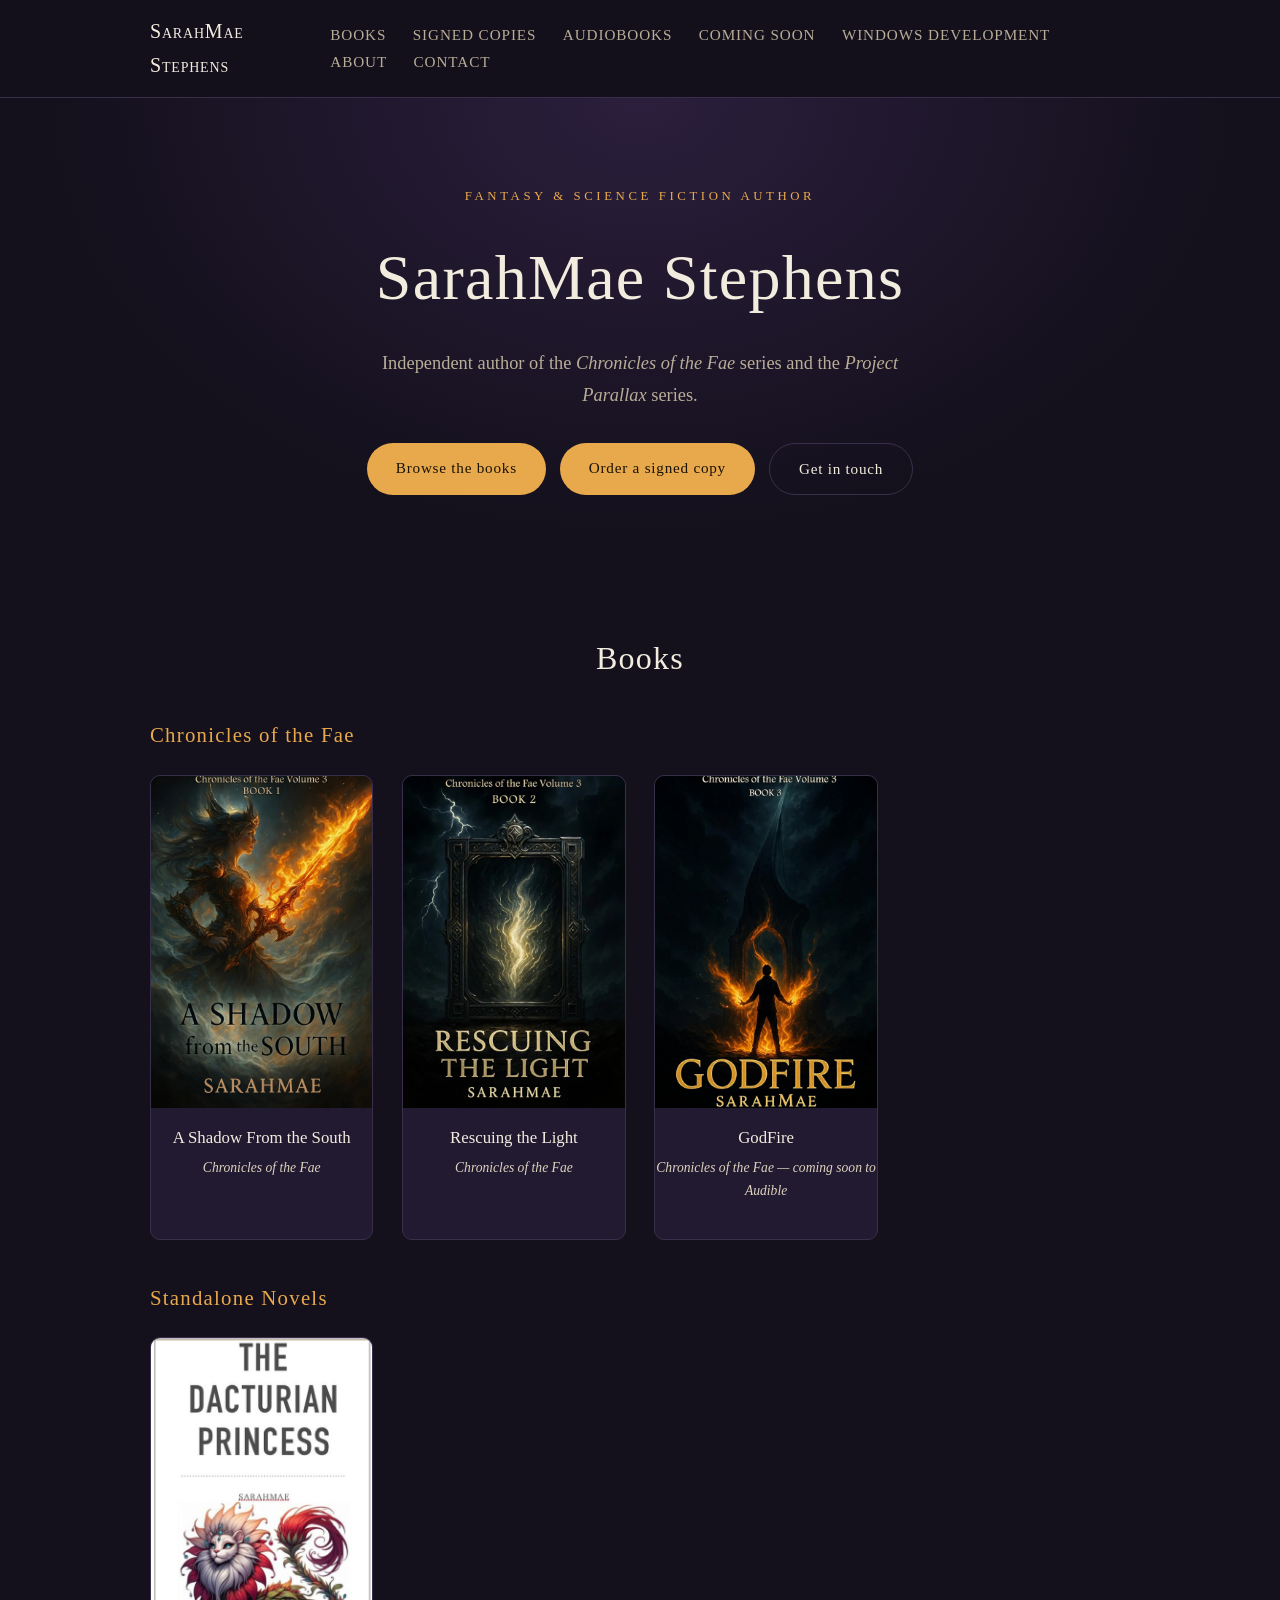
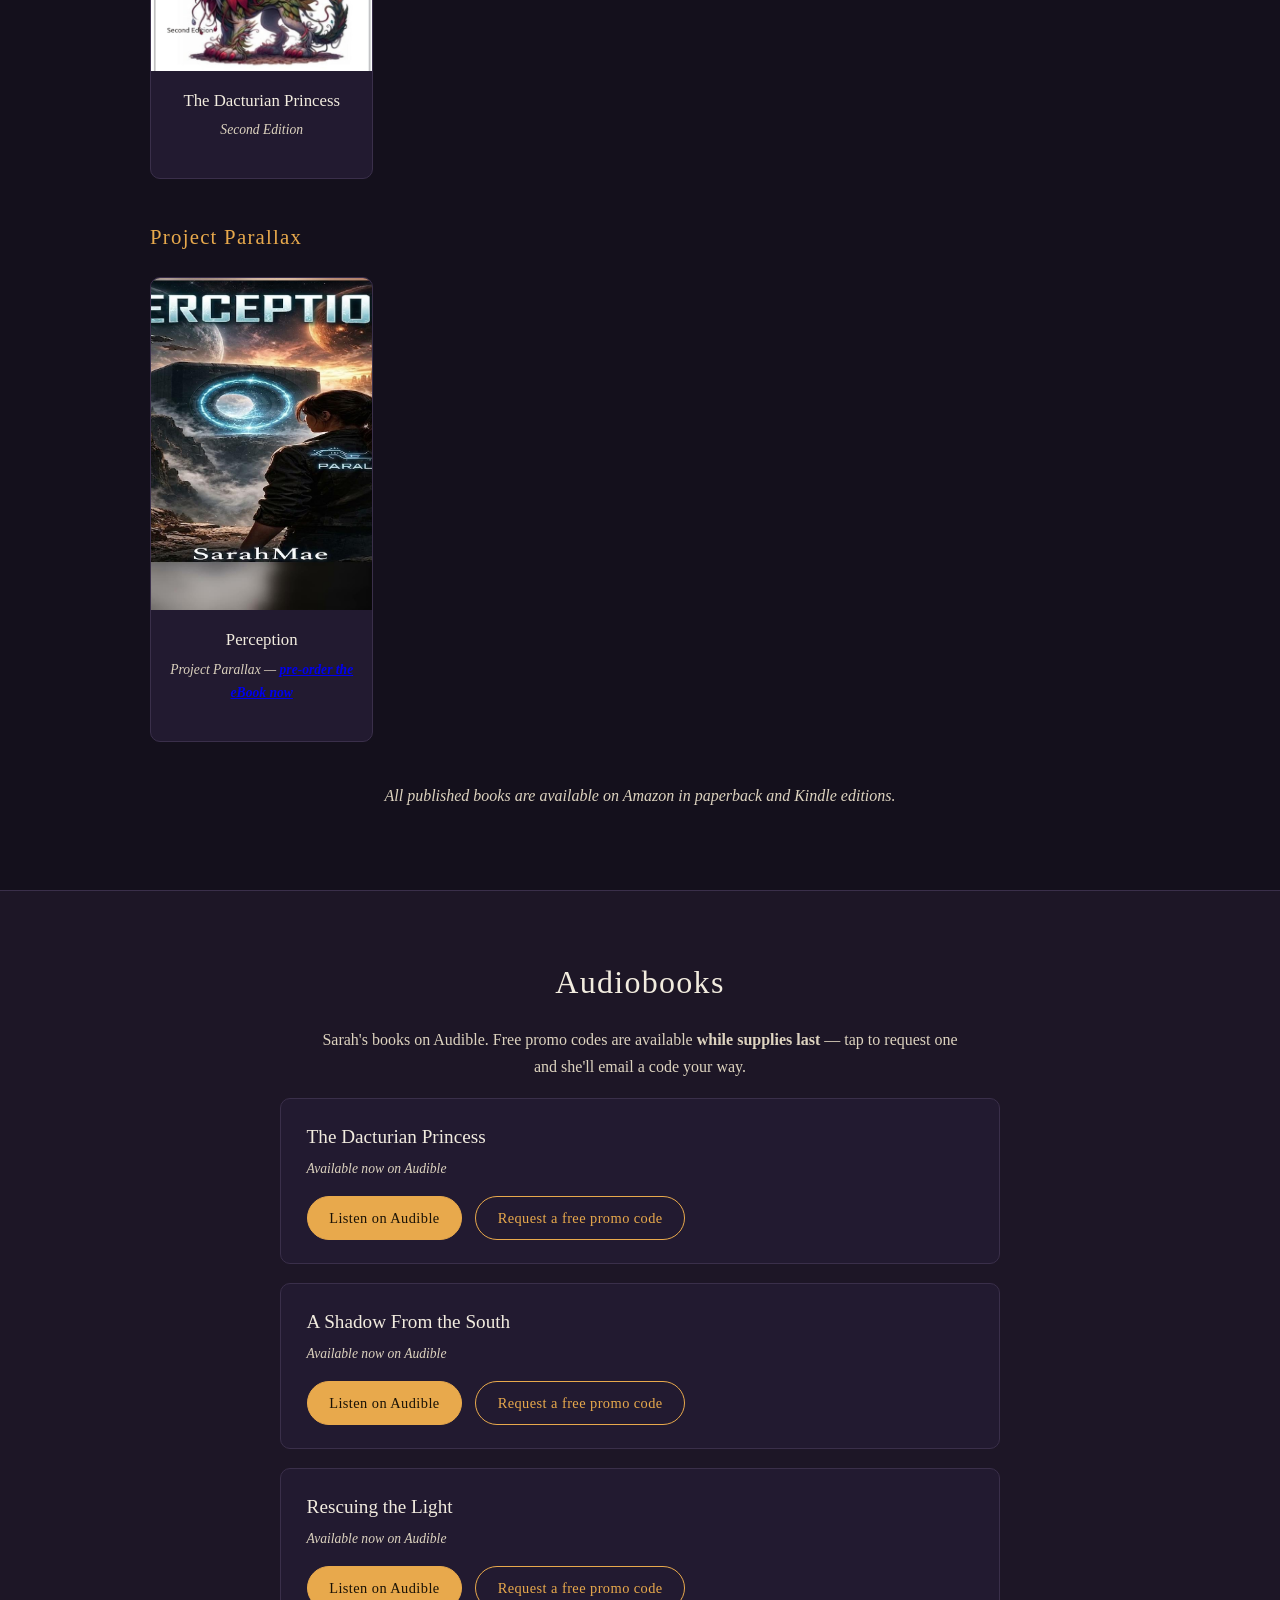
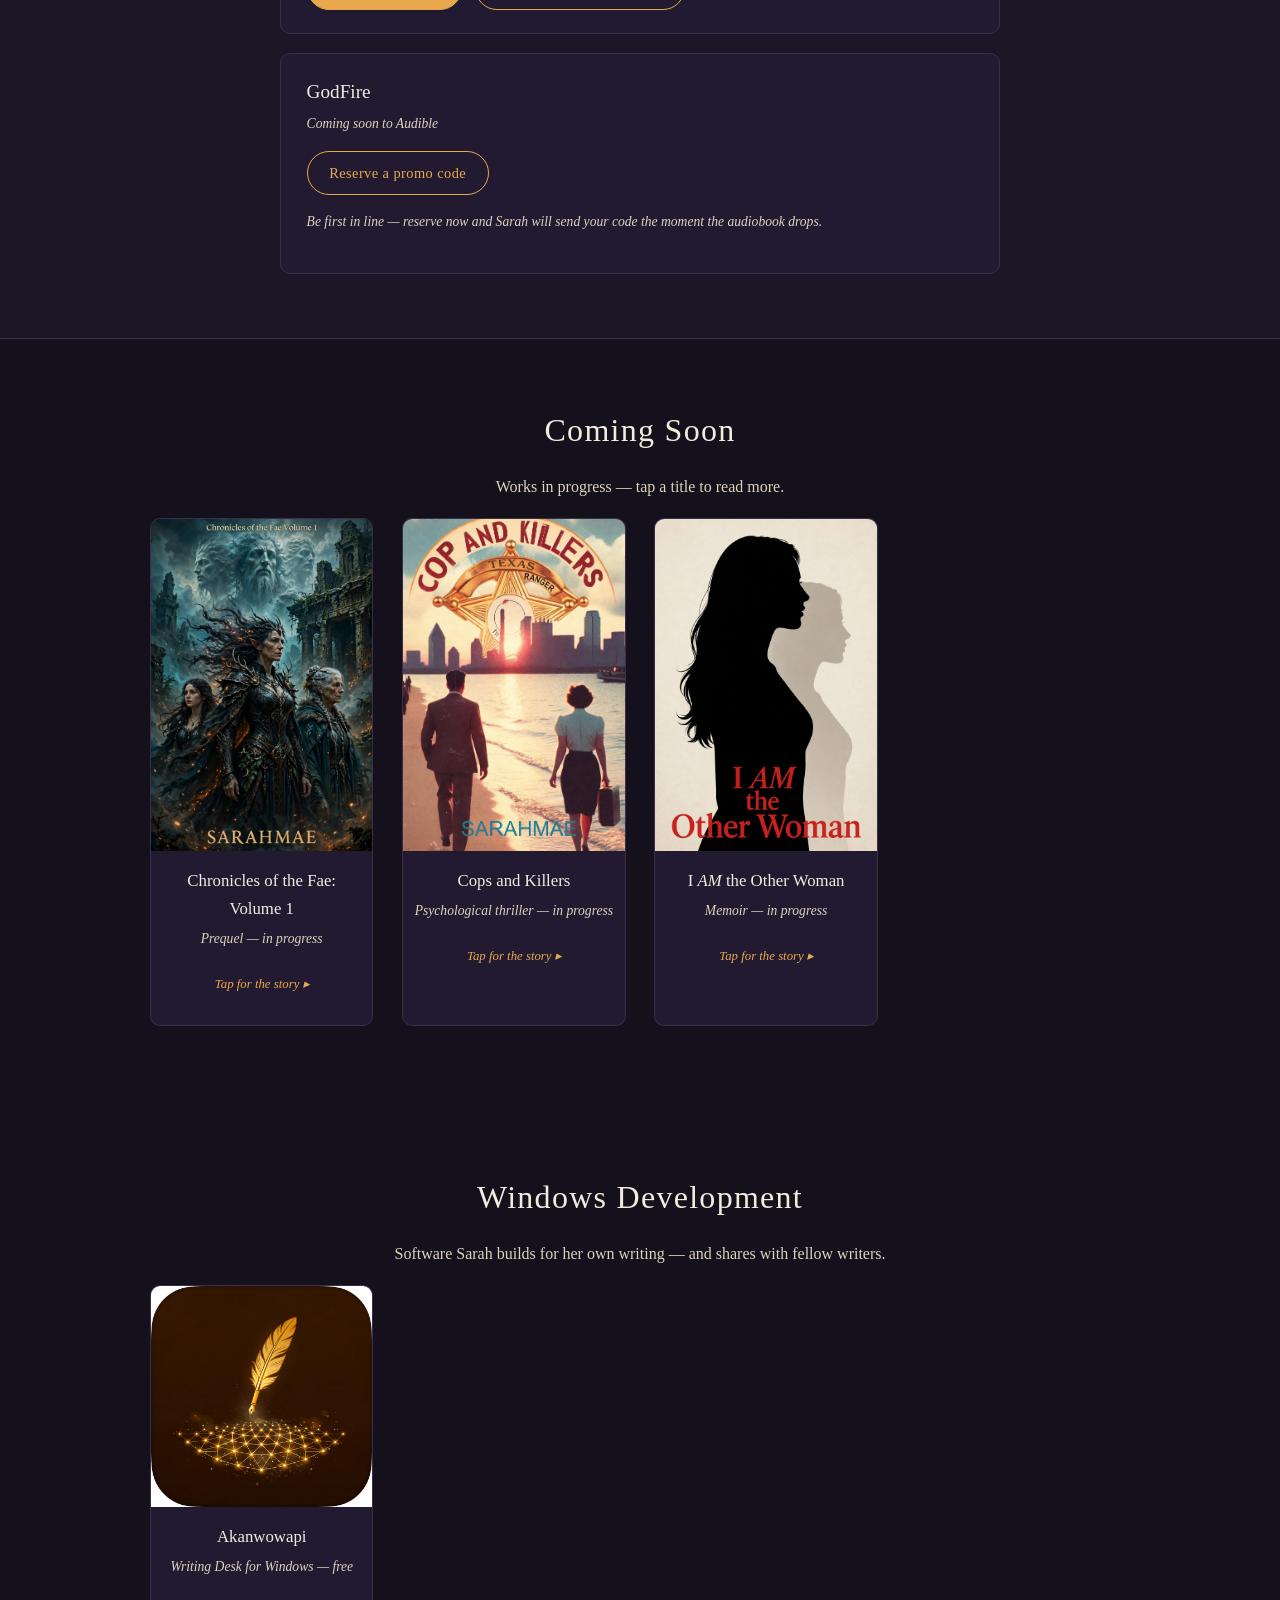
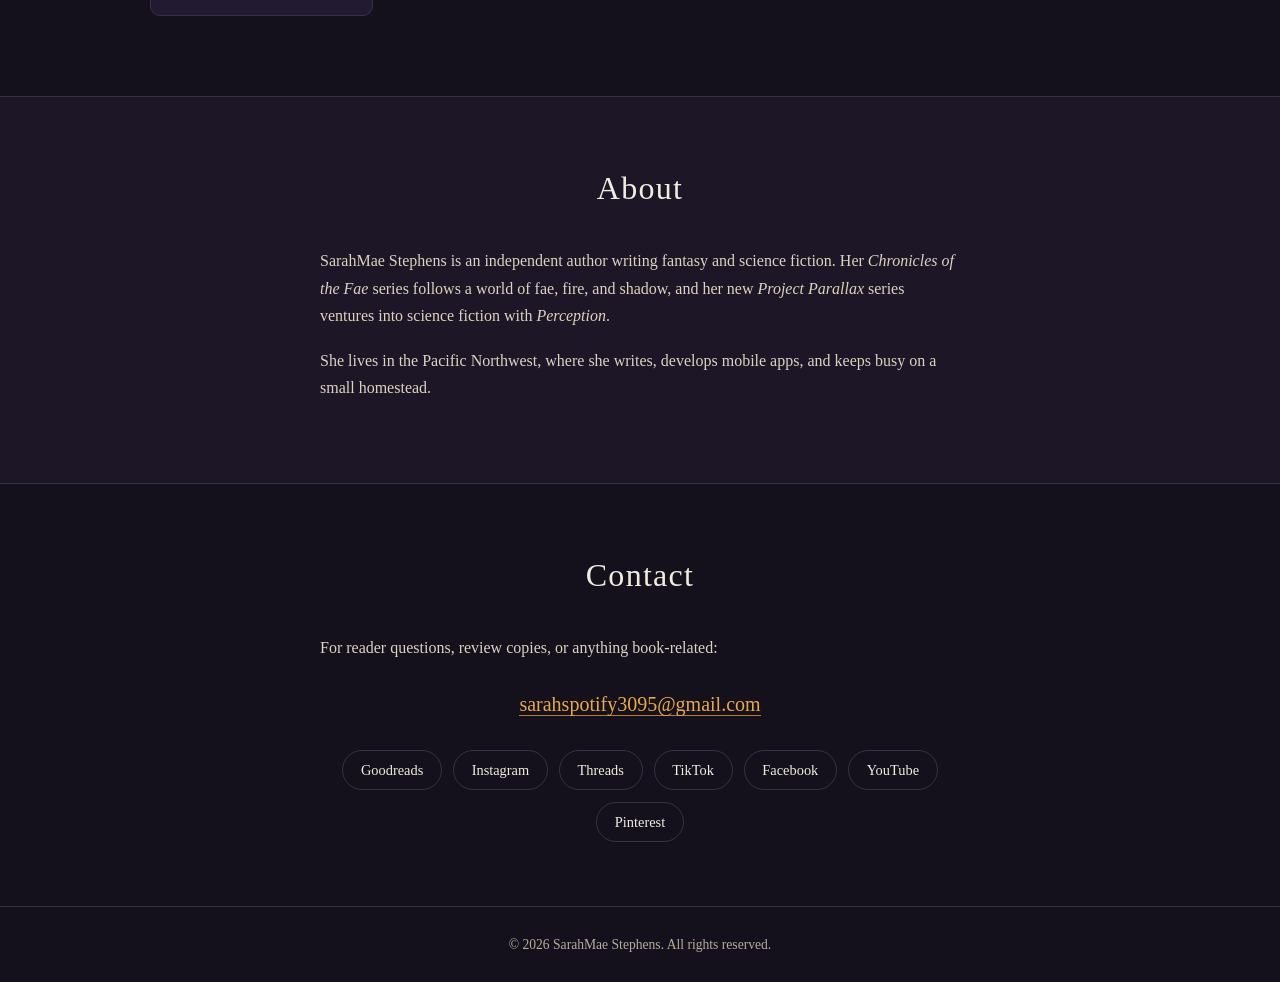
<file: index.html>
<!DOCTYPE html>
<html lang="en">
<head>
  <meta charset="UTF-8">
  <meta name="viewport" content="width=device-width, initial-scale=1.0">
  <title>SarahMae Stephens — Author</title>
  <meta name="description" content="SarahMae Stephens is an independent author of fantasy and science fiction, including the Chronicles of the Fae series and the Project Parallax series.">
  <link rel="stylesheet" href="styles.css">
  <style>
    .app-card img { aspect-ratio: 1 / 1; }
  </style>
</head>
<body>
  <header class="site-header">
    <div class="wrap header-inner">
      <a class="brand" href="#top">SarahMae Stephens</a>
      <nav>
        <a href="#books">Books</a>
        <a href="signed-copies.html">Signed Copies</a>
        <a href="#audiobooks">Audiobooks</a>
        <a href="#coming-soon">Coming Soon</a>
        <a href="#windows-development">Windows Development</a>
        <a href="#about">About</a>
        <a href="#contact">Contact</a>
      </nav>
    </div>
  </header>

  <main id="top">
    <section class="hero">
      <div class="wrap">
        <p class="kicker">Fantasy &amp; Science Fiction Author</p>
        <h1>SarahMae Stephens</h1>
        <p class="lede">Independent author of the <em>Chronicles of the Fae</em> series and the <em>Project Parallax</em> series.</p>
        <div class="cta-row">
          <a class="btn" href="#books">Browse the books</a>
          <a class="btn" href="signed-copies.html">Order a signed copy</a>
          <a class="btn btn-ghost" href="#contact">Get in touch</a>
        </div>
      </div>
    </section>

    <section id="books" class="section">
      <div class="wrap">
        <h2>Books</h2>

        <h3 class="series-title">Chronicles of the Fae</h3>
        <div class="book-grid">
          <article class="book-card">
            <a href="https://www.amazon.com/Shadow-South-Chronicles-Fae-ebook/dp/B0FMZV1T9B" target="_blank" rel="noopener"><img src="assets/shadow.jpg" alt="A Shadow From the South book cover" loading="lazy"></a>
            <h4>A Shadow From the South</h4>
            <p class="series-tag">Chronicles of the Fae</p>
          </article>
          <article class="book-card">
            <a href="https://www.amazon.com/Rescuing-Light-Chronicles-Fae-3-ebook/dp/B0FN2XBK89" target="_blank" rel="noopener"><img src="assets/rescuing.jpg" alt="Rescuing the Light book cover" loading="lazy"></a>
            <h4>Rescuing the Light</h4>
            <p class="series-tag">Chronicles of the Fae</p>
          </article>
          <article class="book-card">
            <a href="https://www.amazon.com/GodFire-Chronicles-Fae-SarahMae-Stephens-ebook/dp/B0FN3NS8JV" target="_blank" rel="noopener"><img src="assets/godfire.jpg" alt="GodFire book cover" loading="lazy"></a>
            <h4>GodFire</h4>
            <p class="series-tag">Chronicles of the Fae &mdash; coming soon to Audible</p>
          </article>
        </div>

        <h3 class="series-title">Standalone Novels</h3>
        <div class="book-grid">
          <article class="book-card">
            <a href="https://www.amazon.com/Dacturian-Princess-Second-Sarah-Mae-ebook/dp/B0FJ22DQQX/" target="_blank" rel="noopener"><img src="assets/dacturian.png" alt="The Dacturian Princess book cover" loading="lazy"></a>
            <h4>The Dacturian Princess</h4>
            <p class="series-tag">Second Edition</p>
          </article>
        </div>

        <h3 class="series-title">Project Parallax</h3>
        <div class="book-grid">
          <article class="book-card">
            <a href="https://readerful.com/story/perception-MgqpWVM3?utm_source=My+website&utm_medium=referral&utm_campaign=perception" target="_blank" rel="noopener"><img src="assets/perception.jpg" alt="Perception book cover" loading="lazy"></a>
            <h4>Perception</h4>
            <p class="series-tag">Project Parallax &mdash; <a href="perception-preorder.html"><strong>pre-order the eBook now</strong></a></p>
          </article>
        </div>

        <p class="store-note">All published books are available on Amazon in paperback and Kindle editions.</p>
      </div>
    </section>

    <section id="audiobooks" class="section section-alt">
      <div class="wrap">
        <h2>Audiobooks</h2>
        <p class="section-lede">Sarah's books on Audible. Free promo codes are available <strong>while supplies last</strong> &mdash; tap to request one and she'll email a code your way.</p>
        <div class="audio-list">
          <article class="audio-item">
            <h4>The Dacturian Princess</h4>
            <p class="series-tag">Available now on Audible</p>
            <div class="audio-links">
              <a class="link-btn solid" href="https://www.audible.com/pd/The-Dacturian-Princess-Audiobook/B0GWFLDYBN" target="_blank" rel="noopener">Listen on Audible</a>
              <a class="link-btn" href="mailto:sarahspotify3095@gmail.com?subject=Audible%20promo%20code%20request%3A%20The%20Dacturian%20Princess&amp;body=Hi%20Sarah%2C%0D%0A%0D%0AI%27d%20love%20a%20free%20Audible%20promo%20code%20for%20The%20Dacturian%20Princess%2C%20please.%0D%0A%0D%0AThanks!">Request a free promo code</a>
            </div>
          </article>
          <article class="audio-item">
            <h4>A Shadow From the South</h4>
            <p class="series-tag">Available now on Audible</p>
            <div class="audio-links">
              <a class="link-btn solid" href="https://www.audible.com/pd/A-Shadow-From-the-South-Audiobook/B0H6GXYY2F" target="_blank" rel="noopener">Listen on Audible</a>
              <a class="link-btn" href="mailto:sarahspotify3095@gmail.com?subject=Audible%20promo%20code%20request%3A%20A%20Shadow%20From%20the%20South&amp;body=Hi%20Sarah%2C%0D%0A%0D%0AI%27d%20love%20a%20free%20Audible%20promo%20code%20for%20A%20Shadow%20From%20the%20South%2C%20please.%0D%0A%0D%0AThanks!">Request a free promo code</a>
            </div>
          </article>
          <article class="audio-item">
            <h4>Rescuing the Light</h4>
            <p class="series-tag">Available now on Audible</p>
            <div class="audio-links">
              <a class="link-btn solid" href="https://www.audible.com/pd/Rescuing-the-Light-Audiobook/B0HGTVJWW3" target="_blank" rel="noopener">Listen on Audible</a>
              <a class="link-btn" href="mailto:sarahspotify3095@gmail.com?subject=Audible%20promo%20code%20request%3A%20Rescuing%20the%20Light&amp;body=Hi%20Sarah%2C%0D%0A%0D%0AI%27d%20love%20a%20free%20Audible%20promo%20code%20for%20Rescuing%20the%20Light%2C%20please.%0D%0A%0D%0AThanks!">Request a free promo code</a>
            </div>
          </article>
          <article class="audio-item">
            <h4>GodFire</h4>
            <p class="series-tag">Coming soon to Audible</p>
            <div class="audio-links">
              <a class="link-btn" href="mailto:sarahspotify3095@gmail.com?subject=Reserve%20my%20GodFire%20Audible%20promo%20code&amp;body=Hi%20Sarah%2C%0D%0A%0D%0APlease%20reserve%20a%20free%20Audible%20promo%20code%20for%20me%20for%20when%20GodFire%20comes%20to%20Audible.%0D%0A%0D%0AThanks!">Reserve a promo code</a>
            </div>
            <p class="promo-note">Be first in line &mdash; reserve now and Sarah will send your code the moment the audiobook drops.</p>
          </article>
        </div>
      </div>
    </section>

    <section id="coming-soon" class="section">
      <div class="wrap">
        <h2>Coming Soon</h2>
        <p class="section-lede">Works in progress &mdash; tap a title to read more.</p>
        <div class="book-grid">
          <article class="book-card">
            <img src="assets/fae-volume-1.jpg" alt="Chronicles of the Fae Volume 1 working cover" loading="lazy">
            <details class="blurb">
              <summary>
                <h4>Chronicles of the Fae: Volume 1</h4>
                <p class="series-tag">Prequel &mdash; in progress</p>
                <span class="tap-hint">Tap for the story &#9656;</span>
              </summary>
              <div class="blurb-body">
                <p>Before Lyra's story began, there were the women who made her. <em>Chronicles of the Fae: Volume 1</em> is the prequel to the trilogy &mdash; the lives of Lyra's mother, her grandmother, and her Aunt Nyx &mdash; and the true stories of the gods of old, as they really happened.</p>
              </div>
            </details>
          </article>
          <article class="book-card">
            <img src="assets/cops-and-killers.jpg" alt="Cops and Killers working cover" loading="lazy">
            <details class="blurb">
              <summary>
                <h4>Cops and Killers</h4>
                <p class="series-tag">Psychological thriller &mdash; in progress</p>
                <span class="tap-hint">Tap for the story &#9656;</span>
              </summary>
              <div class="blurb-body">
                <p>An international arms dealer. The Texas Ranger who has spent a career hunting them. Their chase ends above an experimental time portal vortex, in a fall that rips them both out of the future: he lands in 1940s Dallas and reinvents himself as a Texas Ranger, hiding his identity in plain sight; she lands in 1950s Dallas with no memory and a bullet graze across her forehead.</p>
                <p>Unsure of who she is, she falls in love with the Ranger, and they marry, expecting &ldquo;Happily Ever After&rdquo; &mdash; until, in the middle of childbirth, every memory comes flooding back.</p>
                <p>She remembers everything. He has no idea what's coming.</p>
              </div>
            </details>
          </article>
          <article class="book-card">
            <img src="assets/i-am-the-other-woman.jpg" alt="I AM the Other Woman working cover" loading="lazy">
            <details class="blurb">
              <summary>
                <h4>I <em>AM</em> the Other Woman</h4>
                <p class="series-tag">Memoir &mdash; in progress</p>
                <span class="tap-hint">Tap for the story &#9656;</span>
              </summary>
              <div class="blurb-body">
                <p>Her wife wrote <em>The Other Woman</em> &mdash; the story of welcoming her spouse home as a woman after 22 years of hetero marriage, told through unconditional love. <em>I AM the Other Woman</em> is Sarah's sequel, told from her side: what it took to build the courage &mdash; and reach the desperation &mdash; to risk the most important thing in her life by coming out.</p>
              </div>
            </details>
          </article>
        </div>
      </div>
    </section>

    <section id="windows-development" class="section">
      <div class="wrap">
        <h2>Windows Development</h2>
        <p class="section-lede">Software Sarah builds for her own writing &mdash; and shares with fellow writers.</p>
        <div class="book-grid">
          <article class="book-card app-card">
            <a href="akanwowapi.html"><img src="assets/akanwowapi-icon.png" alt="Akanwowapi Writing Desk app icon — a quill and lattice" loading="lazy"></a>
            <h4><a href="akanwowapi.html" style="color: inherit; text-decoration: none;">Akanwowapi</a></h4>
            <p class="series-tag">Writing Desk for Windows &mdash; free</p>
          </article>
        </div>
      </div>
    </section>

    <section id="about" class="section section-alt">
      <div class="wrap narrow">
        <h2>About</h2>
        <p>SarahMae Stephens is an independent author writing fantasy and science fiction. Her <em>Chronicles of the Fae</em> series follows a world of fae, fire, and shadow, and her new <em>Project Parallax</em> series ventures into science fiction with <em>Perception</em>.</p>
        <p>She lives in the Pacific Northwest, where she writes, develops mobile apps, and keeps busy on a small homestead.</p>
      </div>
    </section>

    <section id="contact" class="section">
      <div class="wrap narrow">
        <h2>Contact</h2>
        <p>For reader questions, review copies, or anything book-related:</p>
        <p class="email"><a href="mailto:sarahspotify3095@gmail.com">sarahspotify3095@gmail.com</a></p>
        <div class="socials">
          <a href="https://www.goodreads.com/author/show/51272754.SarahMae_Stephens">Goodreads</a>
          <a href="https://www.instagram.com/sarahsmiles3095/">Instagram</a>
          <a href="https://www.threads.com/@sarahsmiles3095">Threads</a>
          <a href="https://www.tiktok.com/@sarahmae.author">TikTok</a>
          <a href="https://www.facebook.com/sarahmae">Facebook</a>
          <a href="https://www.youtube.com/@SarahStephens-yc8xv">YouTube</a>
          <a href="https://www.pinterest.com/sarahmaes3095/">Pinterest</a>
        </div>
      </div>
    </section>
  </main>

  <footer class="site-footer">
    <div class="wrap">
      <p>&copy; 2026 SarahMae Stephens. All rights reserved.</p>
    </div>
  </footer>
</body>
</html>
</file>
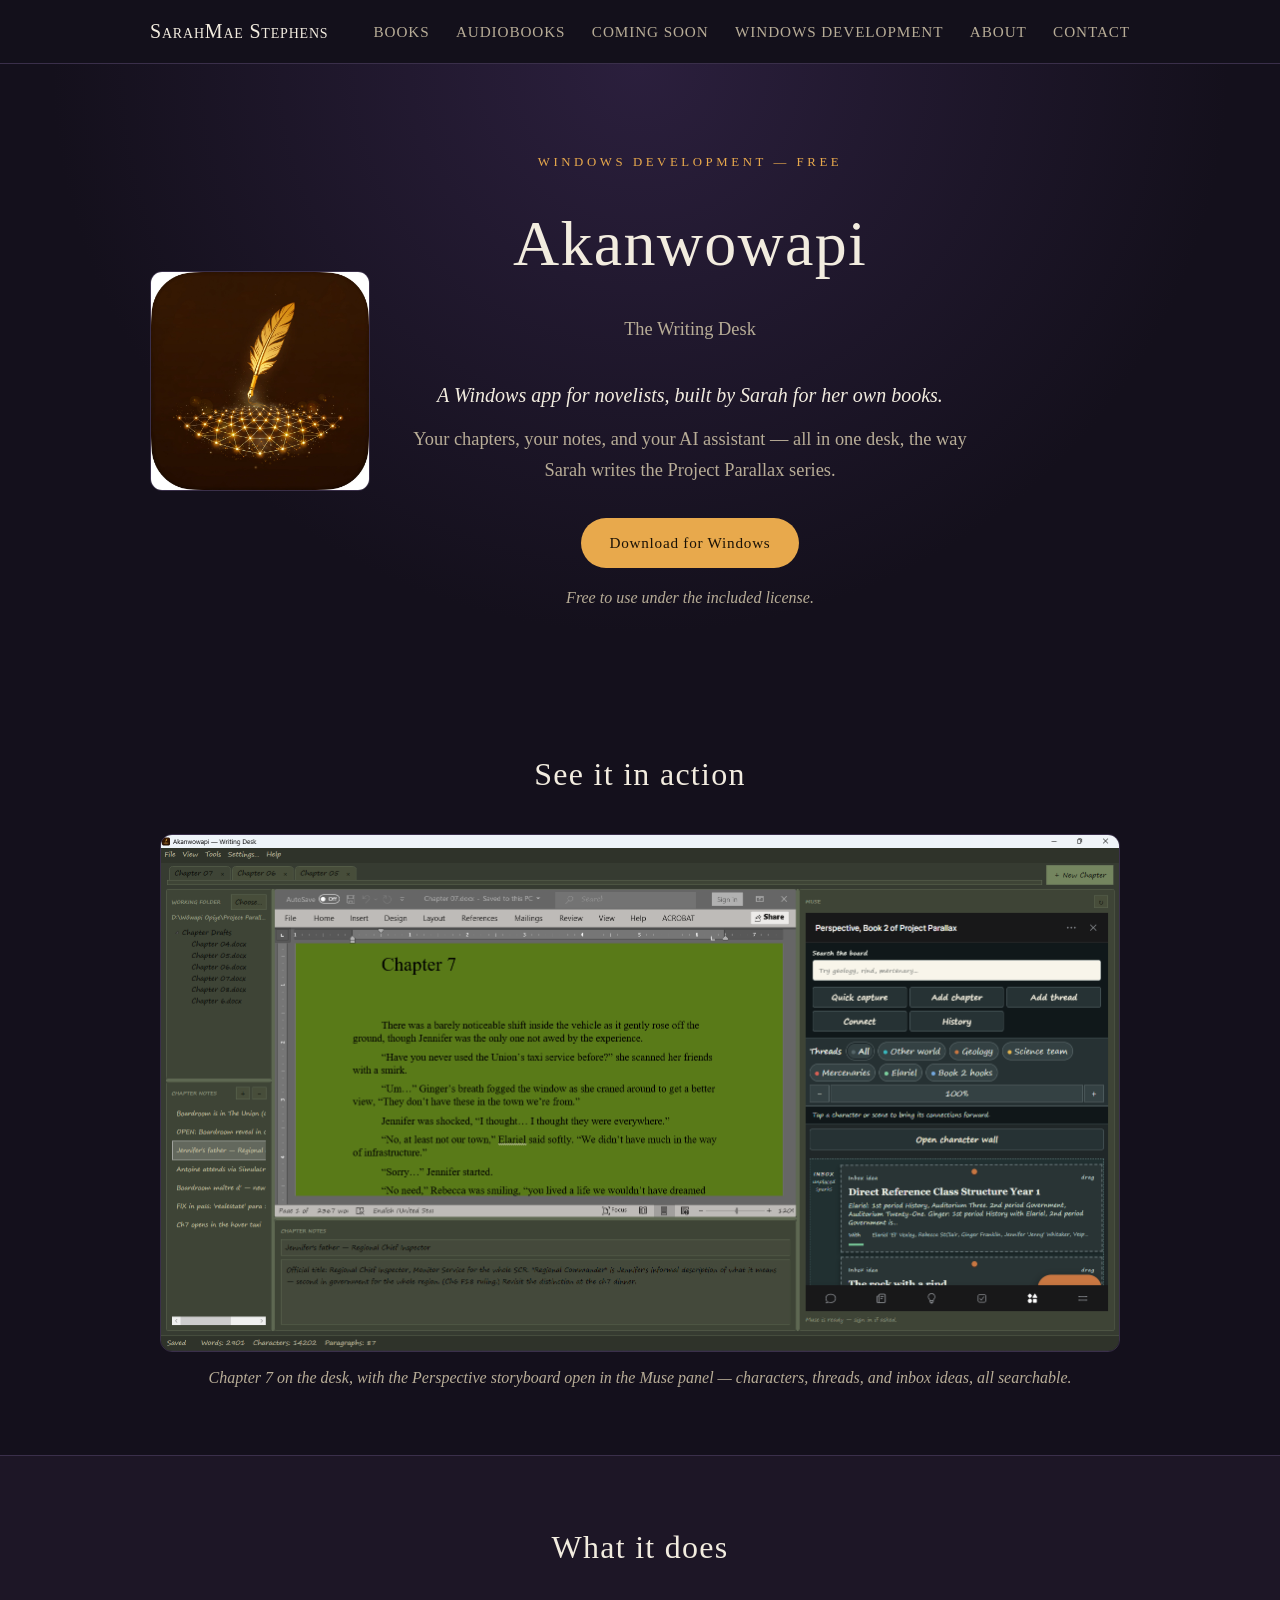
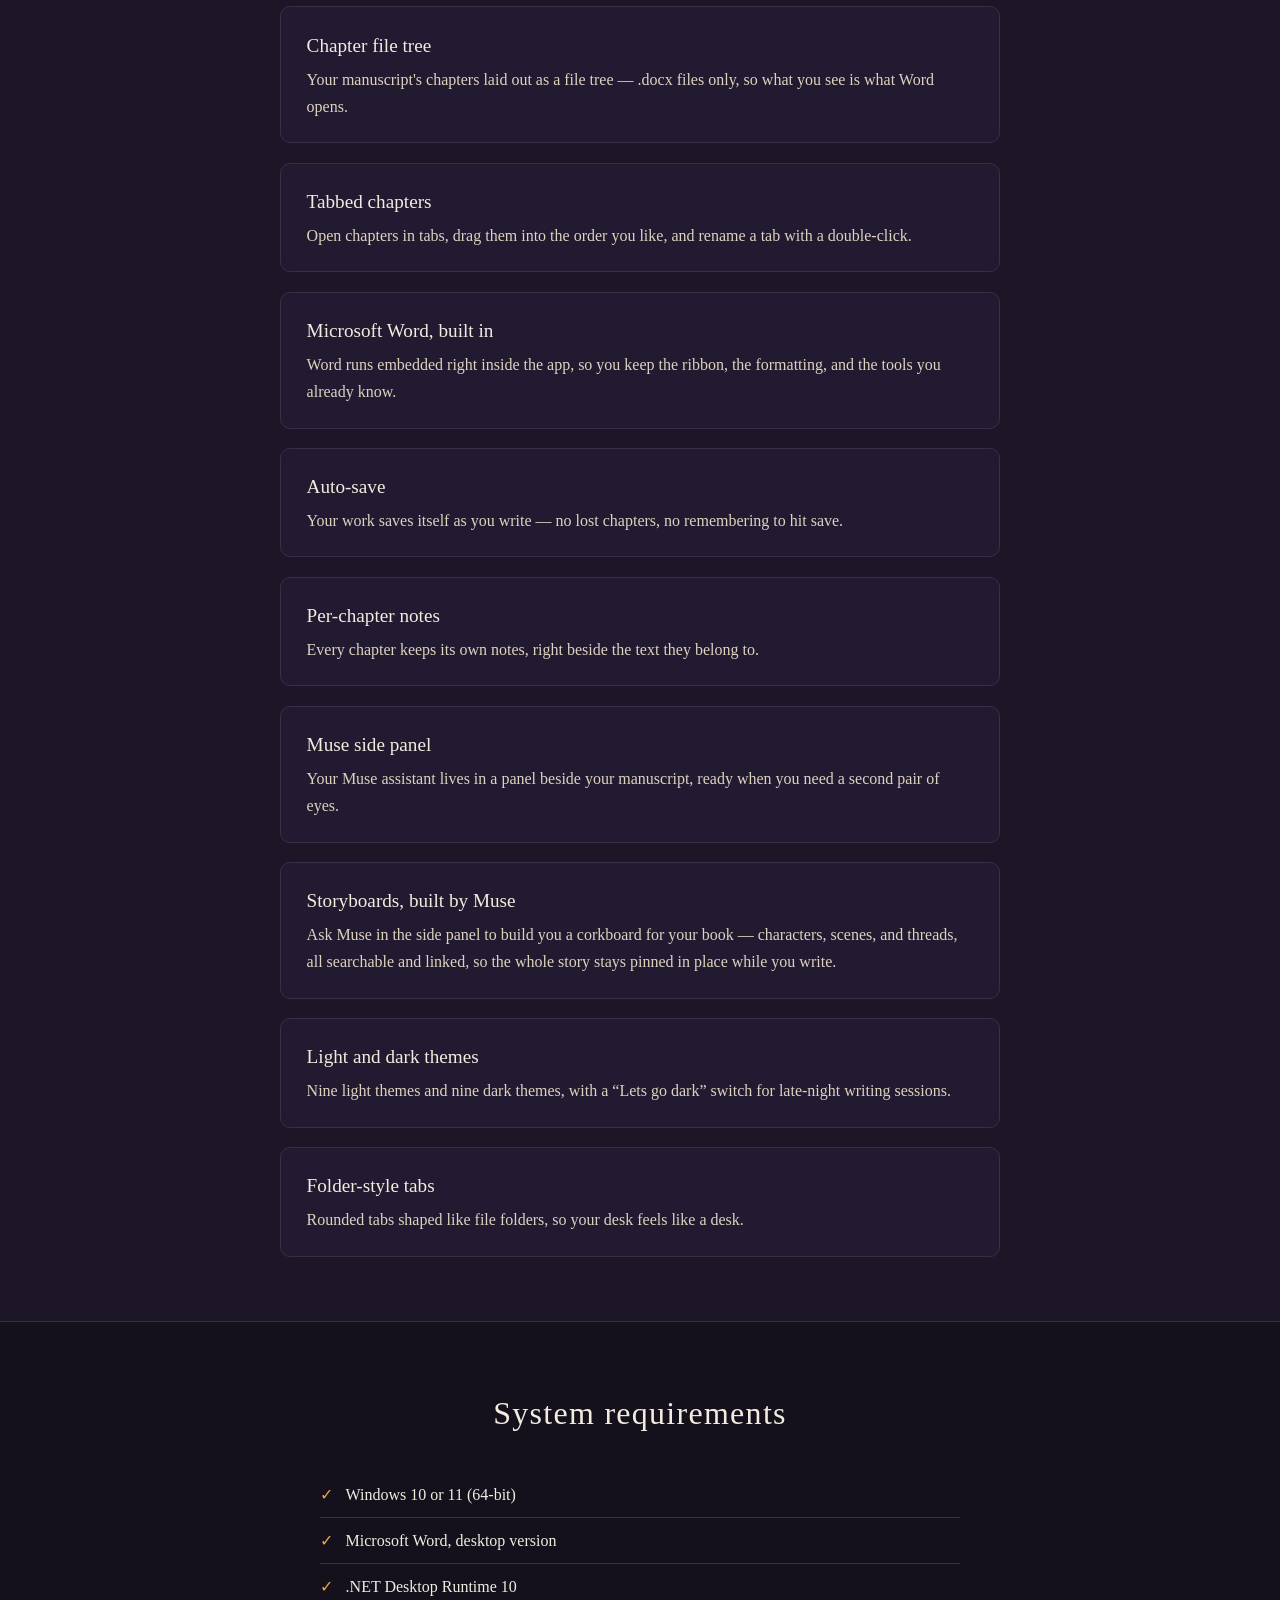
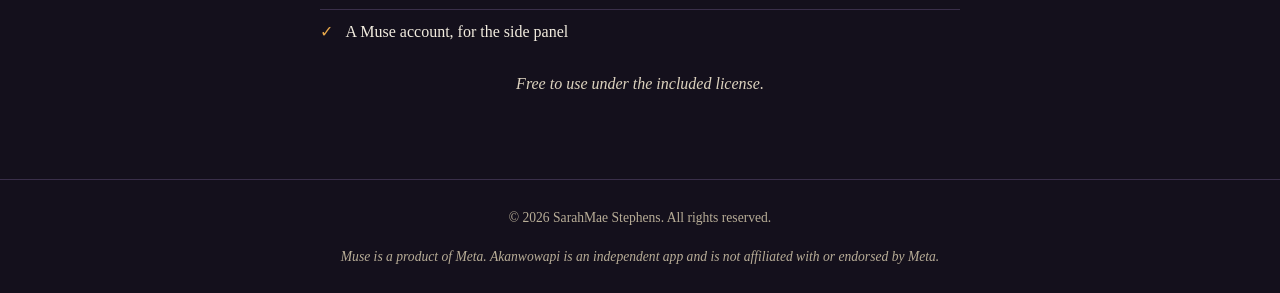
<file: akanwowapi.html>
<!DOCTYPE html>
<html lang="en">
<head>
  <meta charset="UTF-8">
  <meta name="viewport" content="width=device-width, initial-scale=1.0">
  <title>Akanwowapi — Writing Desk for Windows | SarahMae Stephens</title>
  <meta name="description" content="Akanwowapi is a free Windows writing desk for novelists, built by author SarahMae Stephens for her own books. Tabbed chapters, Word built in, auto-save, per-chapter notes, and a Muse side panel.">
  <link rel="stylesheet" href="styles.css">
  <style>
    .app-hero { display: flex; gap: 2.5rem; align-items: center; flex-wrap: wrap; }
    .app-hero img { width: 220px; max-width: 55vw; border-radius: 12px; border: 1px solid var(--line); }
    .app-hero .hook { font-size: 1.25rem; font-style: italic; margin: .75rem 0; }
    .feature-list { display: grid; gap: 1.2rem; max-width: 720px; margin: 0 auto; }
    .feature-list .audio-item p { margin-bottom: 0; }
    .req-list { list-style: none; padding: 0; }
    .req-list li { padding: 0.55rem 0 0.55rem 1.6rem; position: relative; border-bottom: 1px solid var(--line); }
    .req-list li:last-child { border-bottom: none; }
    .req-list li::before { content: "\2713"; position: absolute; left: 0; color: var(--accent); }
    .license-note { text-align: center; color: var(--muted); font-style: italic; margin-top: 1rem; }
    .app-shot { margin: 0 auto; max-width: 960px; }
    .app-shot img { width: 100%; border-radius: 12px; border: 1px solid var(--line); display: block; }
    .app-shot figcaption { text-align: center; color: var(--muted); font-style: italic; margin-top: .75rem; }
  </style>
</head>
<body>
  <header class="site-header">
    <div class="wrap header-inner">
      <a class="brand" href="index.html">SarahMae Stephens</a>
      <nav>
        <a href="index.html#books">Books</a>
        <a href="index.html#audiobooks">Audiobooks</a>
        <a href="index.html#coming-soon">Coming Soon</a>
        <a href="index.html#windows-development">Windows Development</a>
        <a href="index.html#about">About</a>
        <a href="index.html#contact">Contact</a>
      </nav>
    </div>
  </header>

  <main>
    <section class="hero">
      <div class="wrap app-hero">
        <img src="assets/akanwowapi-icon.png" alt="Akanwowapi Writing Desk app icon — a quill and lattice">
        <div>
          <p class="kicker">Windows Development &mdash; Free</p>
          <h1>Akanwowapi</h1>
          <p class="lede">The Writing Desk</p>
          <p class="hook">A Windows app for novelists, built by Sarah for her own books.</p>
          <p class="lede">Your chapters, your notes, and your AI assistant &mdash; all in one desk, the way Sarah writes the Project Parallax series.</p>
          <div class="cta-row">
            <a class="btn" href="downloads/Akanwowapi%20Setup%20Ver-11.24.26.1438.EXE">Download for Windows</a><!-- Installer hosted on this site; version 11.24.26.1438 -->
          </div>
          <p class="license-note">Free to use under the included license.</p>
        </div>
      </div>
    </section>

    <section class="section">
      <div class="wrap">
        <h2>See it in action</h2>
        <figure class="app-shot">
          <img src="assets/akanwowapi-storyboard.png" alt="Akanwowapi with Chapter 7 open beside the Muse panel showing the Perspective storyboard" loading="lazy">
          <figcaption>Chapter 7 on the desk, with the Perspective storyboard open in the Muse panel &mdash; characters, threads, and inbox ideas, all searchable.</figcaption>
        </figure>
      </div>
    </section>

    <section class="section section-alt">
      <div class="wrap">
        <h2>What it does</h2>
        <div class="feature-list">
          <article class="audio-item">
            <h4>Chapter file tree</h4>
            <p>Your manuscript's chapters laid out as a file tree &mdash; .docx files only, so what you see is what Word opens.</p>
          </article>
          <article class="audio-item">
            <h4>Tabbed chapters</h4>
            <p>Open chapters in tabs, drag them into the order you like, and rename a tab with a double-click.</p>
          </article>
          <article class="audio-item">
            <h4>Microsoft Word, built in</h4>
            <p>Word runs embedded right inside the app, so you keep the ribbon, the formatting, and the tools you already know.</p>
          </article>
          <article class="audio-item">
            <h4>Auto-save</h4>
            <p>Your work saves itself as you write &mdash; no lost chapters, no remembering to hit save.</p>
          </article>
          <article class="audio-item">
            <h4>Per-chapter notes</h4>
            <p>Every chapter keeps its own notes, right beside the text they belong to.</p>
          </article>
          <article class="audio-item">
            <h4>Muse side panel</h4>
            <p>Your Muse assistant lives in a panel beside your manuscript, ready when you need a second pair of eyes.</p>
          </article>
          <article class="audio-item">
            <h4>Storyboards, built by Muse</h4>
            <p>Ask Muse in the side panel to build you a corkboard for your book &mdash; characters, scenes, and threads, all searchable and linked, so the whole story stays pinned in place while you write.</p>
          </article>
          <article class="audio-item">
            <h4>Light and dark themes</h4>
            <p>Nine light themes and nine dark themes, with a &ldquo;Lets go dark&rdquo; switch for late-night writing sessions.</p>
          </article>
          <article class="audio-item">
            <h4>Folder-style tabs</h4>
            <p>Rounded tabs shaped like file folders, so your desk feels like a desk.</p>
          </article>
        </div>
      </div>
    </section>

    <section class="section">
      <div class="wrap narrow">
        <h2>System requirements</h2>
        <ul class="req-list">
          <li>Windows 10 or 11 (64-bit)</li>
          <li>Microsoft Word, desktop version</li>
          <li>.NET Desktop Runtime 10</li>
          <li>A Muse account, for the side panel</li>
        </ul>
        <p class="license-note">Free to use under the included license.</p>
      </div>
    </section>
  </main>

  <footer class="site-footer">
    <div class="wrap">
      <p>&copy; 2026 SarahMae Stephens. All rights reserved.</p>
      <p class="license-note">Muse is a product of Meta. Akanwowapi is an independent app and is not affiliated with or endorsed by Meta.</p>
    </div>
  </footer>
</body>
</html>
</file>
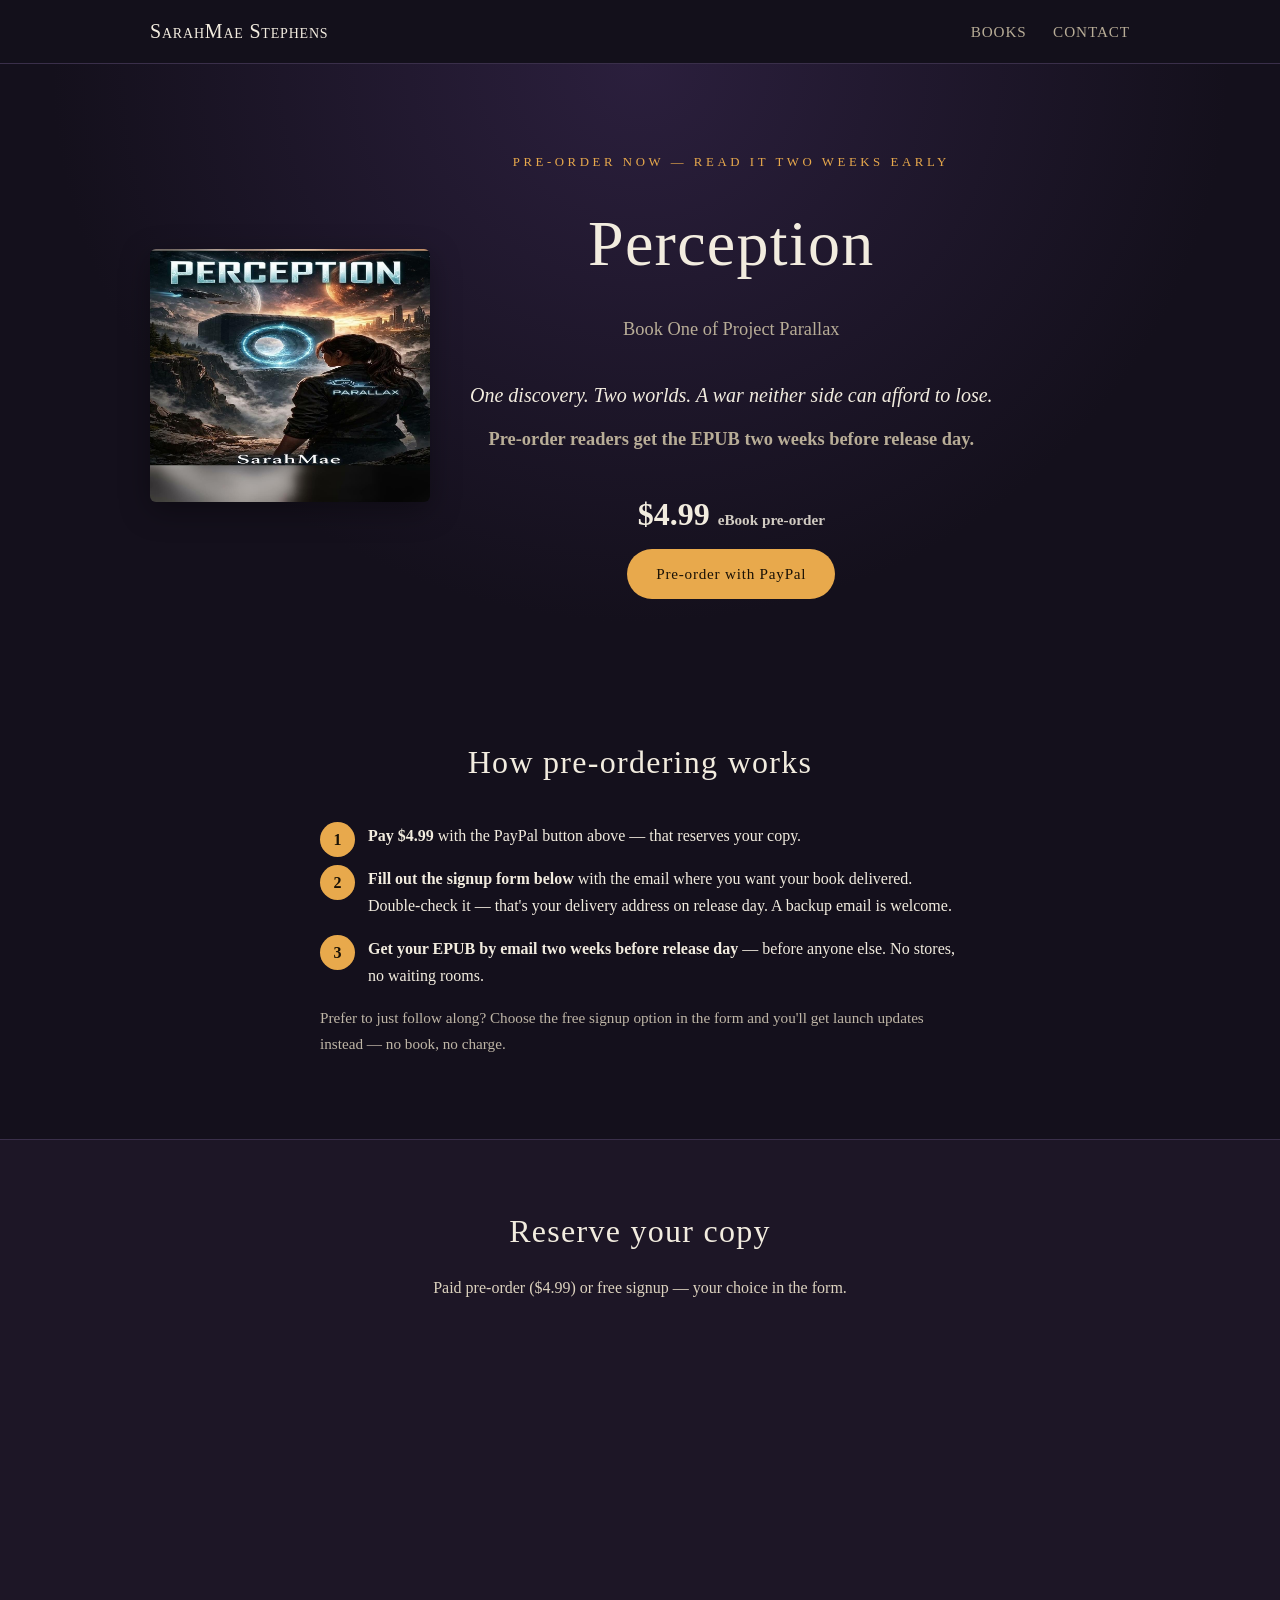
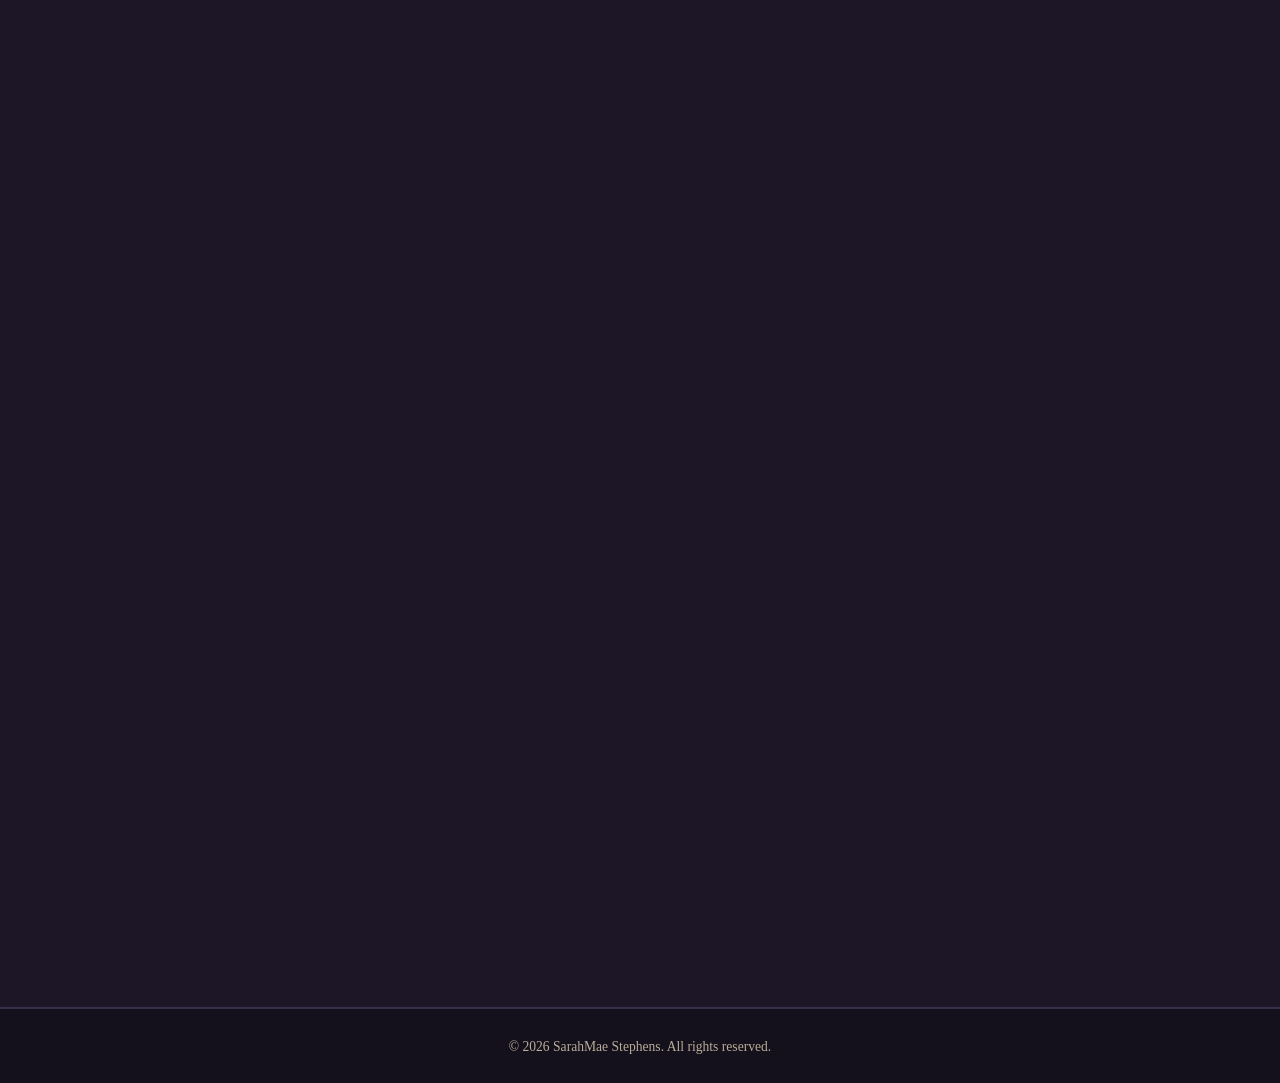
<file: perception-preorder.html>
<!DOCTYPE html>
<html lang="en">
<head>
  <meta charset="UTF-8">
  <meta name="viewport" content="width=device-width, initial-scale=1.0">
  <title>Pre-Order Perception — SarahMae Stephens</title>
  <meta name="description" content="Pre-order Perception, Book One of Project Parallax by SarahMae Stephens. $4.99 eBook pre-order — pre-order readers get the EPUB two weeks before release day.">
  <link rel="stylesheet" href="styles.css">
  <style>
    .preorder-hero { display: flex; gap: 2.5rem; align-items: center; flex-wrap: wrap; }
    .preorder-hero img { width: 280px; max-width: 60vw; border-radius: 6px; box-shadow: 0 8px 30px rgba(0,0,0,.35); }
    .preorder-hero .hook { font-size: 1.25rem; font-style: italic; margin: .75rem 0; }
    .price { font-size: 2rem; font-weight: bold; margin: .5rem 0; }
    .steps { counter-reset: step; list-style: none; padding: 0; }
    .steps li { counter-increment: step; margin: 1rem 0; padding-left: 3rem; position: relative; }
    .steps li::before { content: counter(step); position: absolute; left: 0; top: 0; width: 2.2rem; height: 2.2rem; border-radius: 50%; background: var(--accent); color: #1a1206; font-weight: bold; display: flex; align-items: center; justify-content: center; }
    .form-embed { width: 100%; max-width: 700px; height: 1200px; border: 0; margin-top: 1rem; }
    .note { font-size: .95rem; opacity: .85; }
  </style>
</head>
<body>
  <header class="site-header">
    <div class="wrap header-inner">
      <a class="brand" href="index.html">SarahMae Stephens</a>
      <nav>
        <a href="index.html#books">Books</a>
        <a href="index.html#contact">Contact</a>
      </nav>
    </div>
  </header>

  <main>
    <section class="hero">
      <div class="wrap preorder-hero">
        <img src="assets/perception.jpg" alt="Perception book cover">
        <div>
          <p class="kicker">Pre-Order Now — Read It Two Weeks Early</p>
          <h1>Perception</h1>
          <p class="lede">Book One of Project Parallax</p>
          <p class="hook">One discovery. Two worlds. A war neither side can afford to lose.</p>
          <p class="lede"><strong>Pre-order readers get the EPUB two weeks before release day.</strong></p>
          <p class="price">$4.99 <span class="note">eBook pre-order</span></p>
          <div class="cta-row">
            <a class="btn" href="https://www.paypal.com/ncp/payment/GKKMKNHT27UKG" target="_blank" rel="noopener">Pre-order with PayPal</a>
          </div>
        </div>
      </div>
    </section>

    <section class="section">
      <div class="wrap narrow">
        <h2>How pre-ordering works</h2>
        <ol class="steps">
          <li><strong>Pay $4.99</strong> with the PayPal button above — that reserves your copy.</li>
          <li><strong>Fill out the signup form below</strong> with the email where you want your book delivered. Double-check it — that's your delivery address on release day. A backup email is welcome.</li>
          <li><strong>Get your EPUB by email two weeks before release day</strong> — before anyone else. No stores, no waiting rooms.</li>
        </ol>
        <p class="note">Prefer to just follow along? Choose the free signup option in the form and you'll get launch updates instead — no book, no charge.</p>
      </div>
    </section>

    <section class="section section-alt">
      <div class="wrap narrow">
        <h2>Reserve your copy</h2>
        <p class="section-lede">Paid pre-order ($4.99) or free signup — your choice in the form.</p>
        <iframe class="form-embed" src="https://docs.google.com/forms/d/e/1FAIpQLSeDMAzUbJu6hnFHexzMW0RaVoRHpkEP34lNazbwpTiG_sGYkg/viewform?embedded=true" title="Perception pre-order signup form">Loading…</iframe>
      </div>
    </section>
  </main>

  <footer class="site-footer">
    <div class="wrap">
      <p>&copy; 2026 SarahMae Stephens. All rights reserved.</p>
    </div>
  </footer>
</body>
</html>
</file>
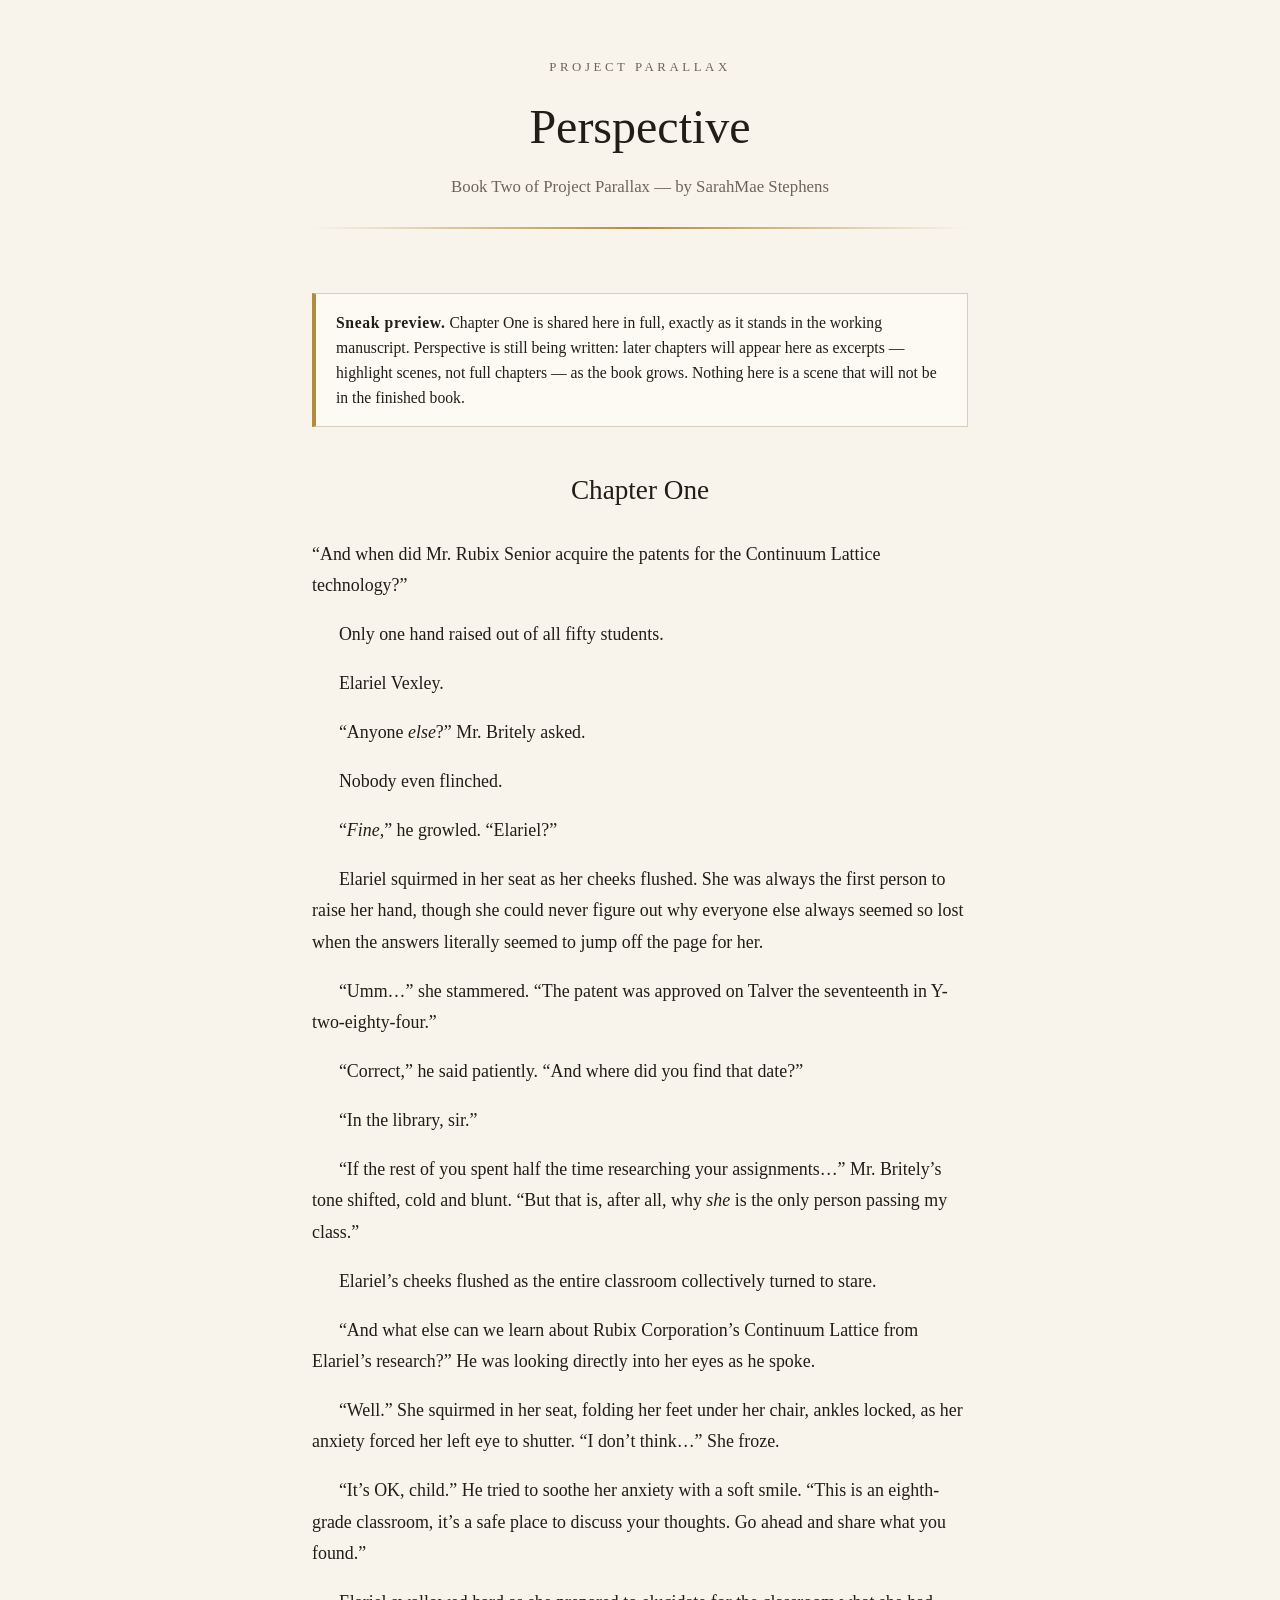
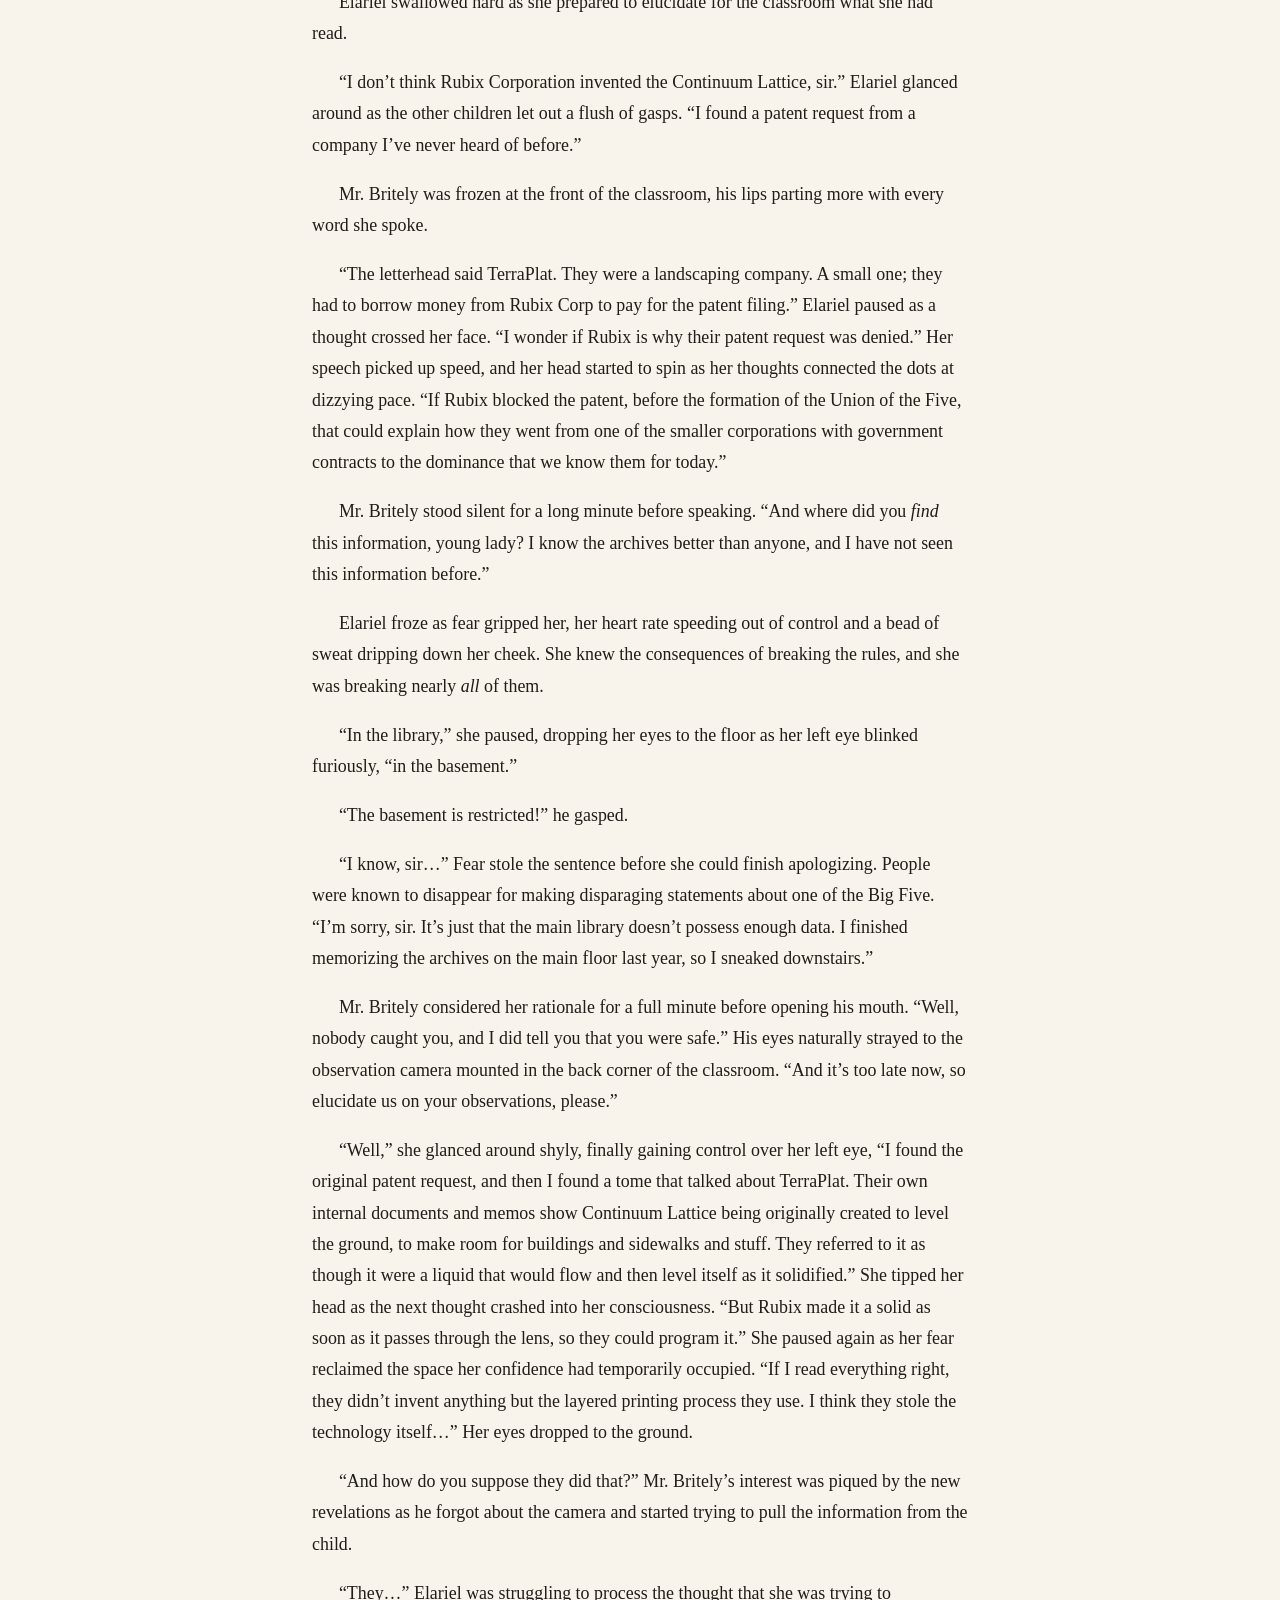
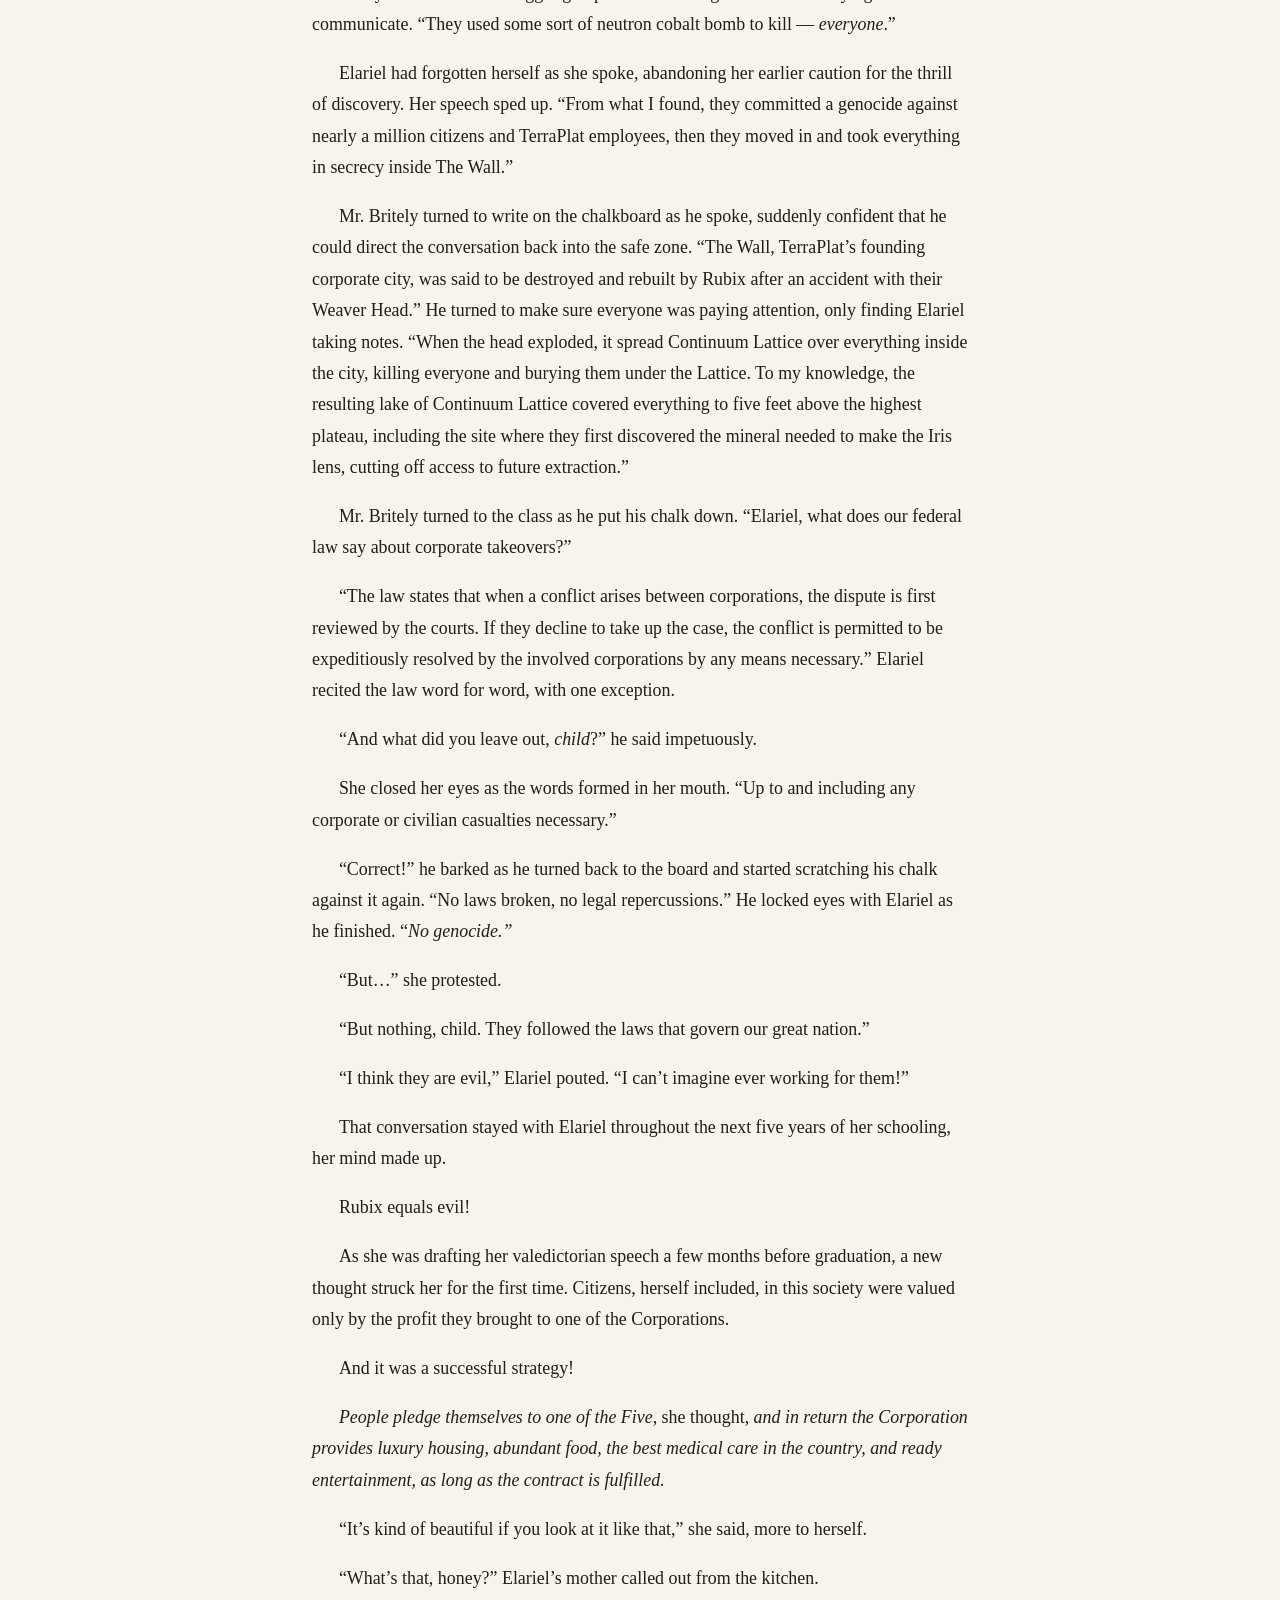
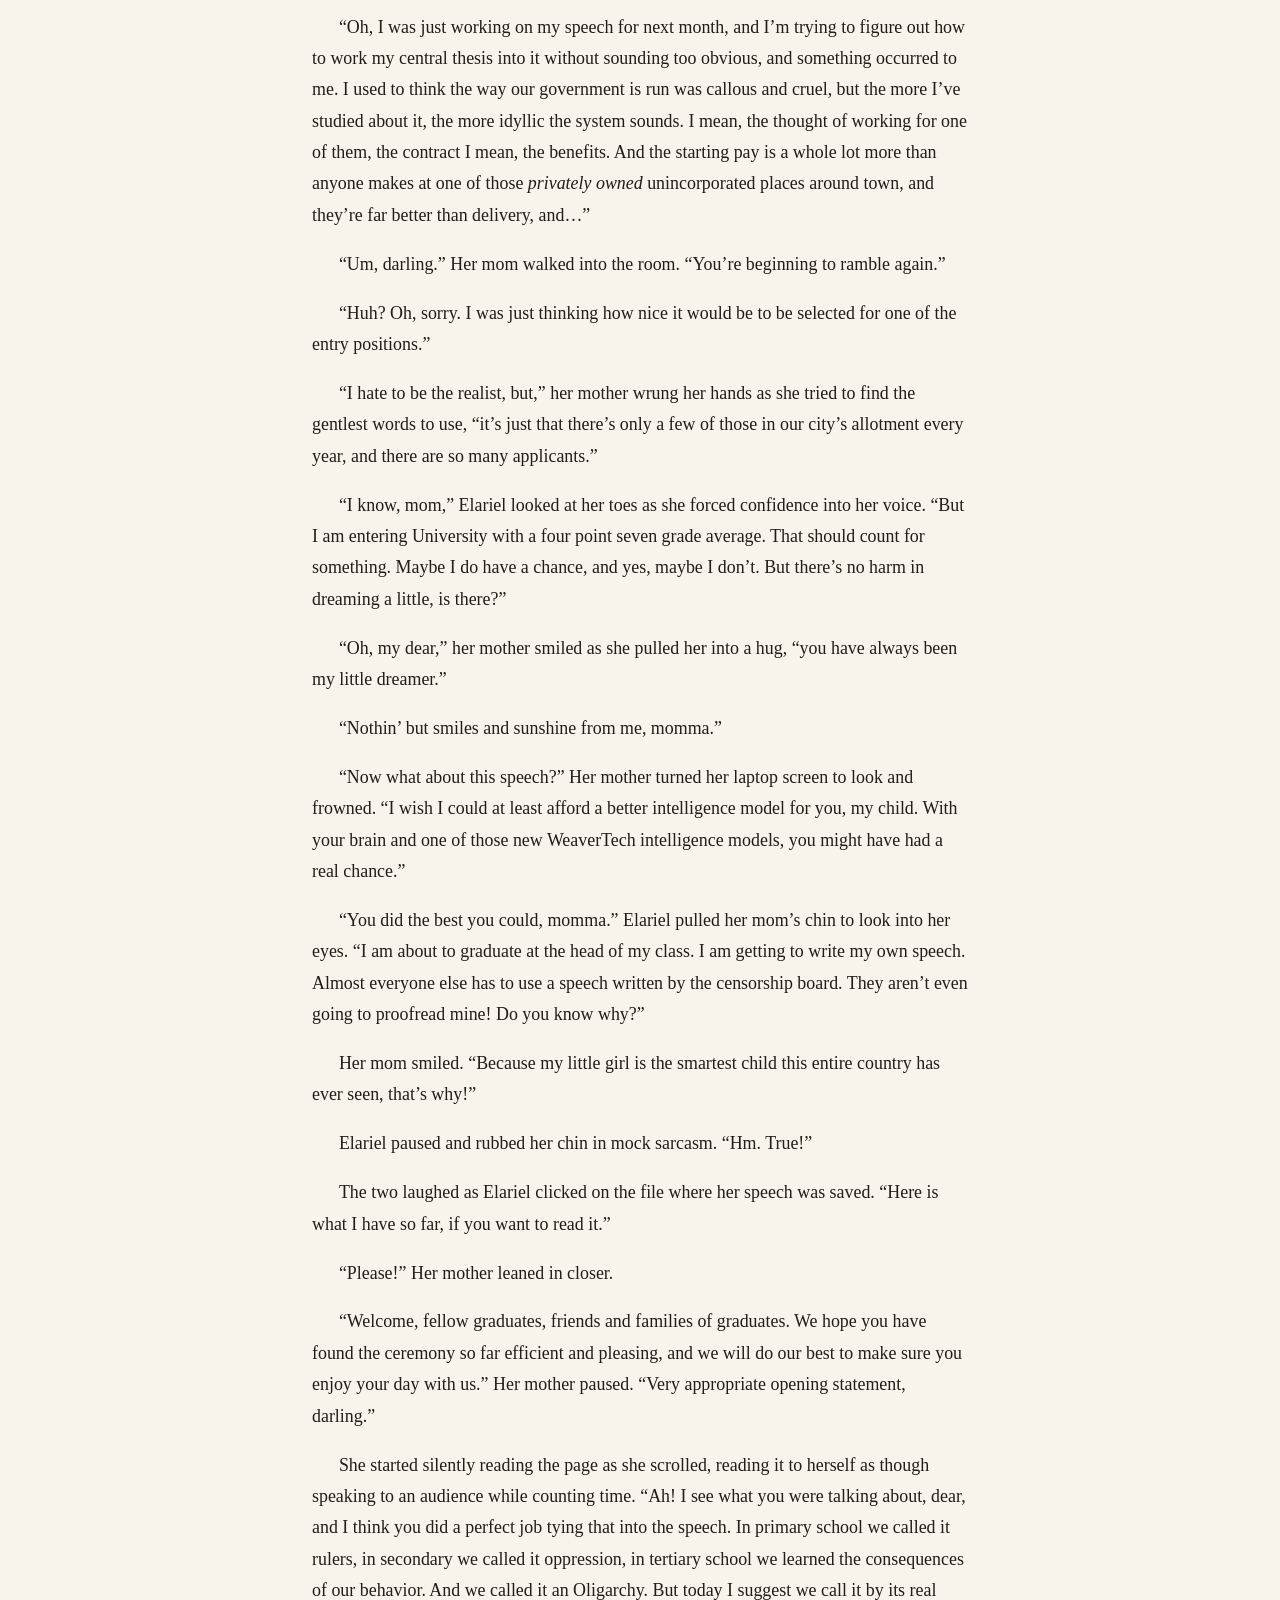
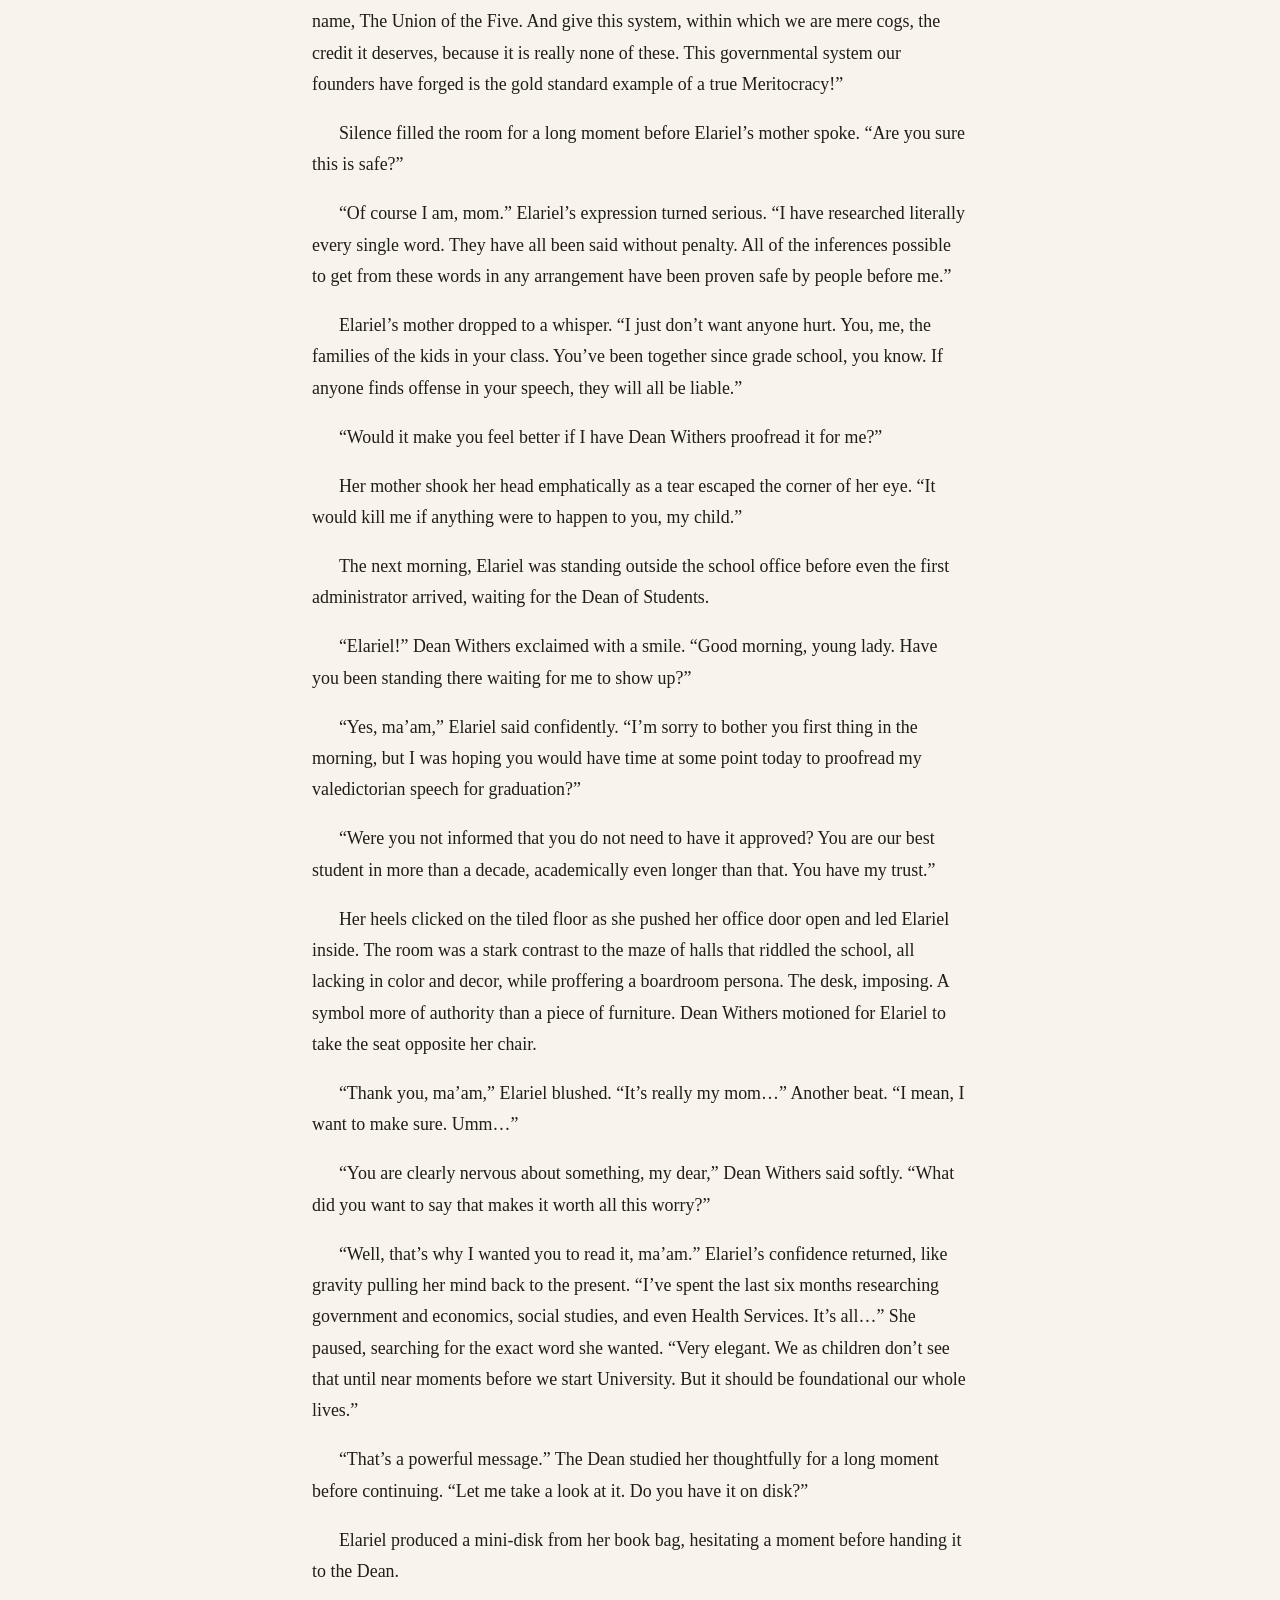
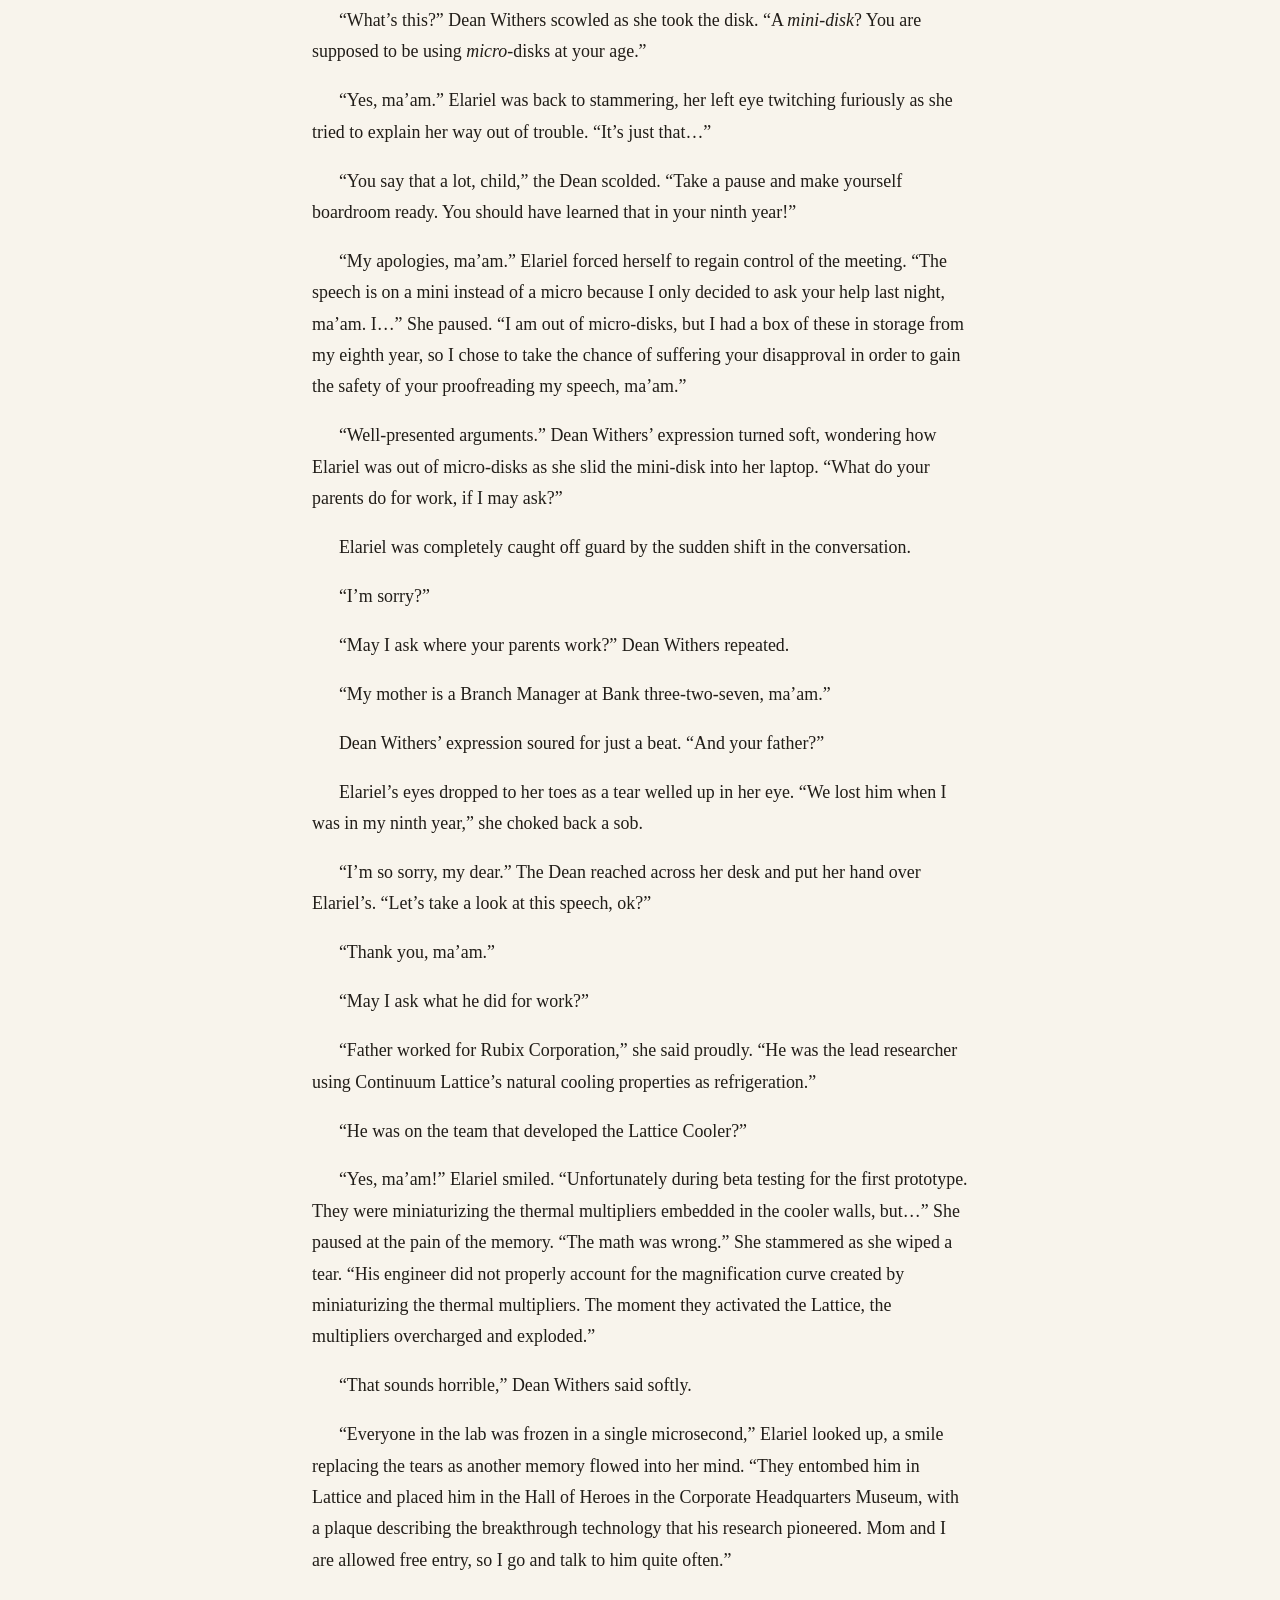
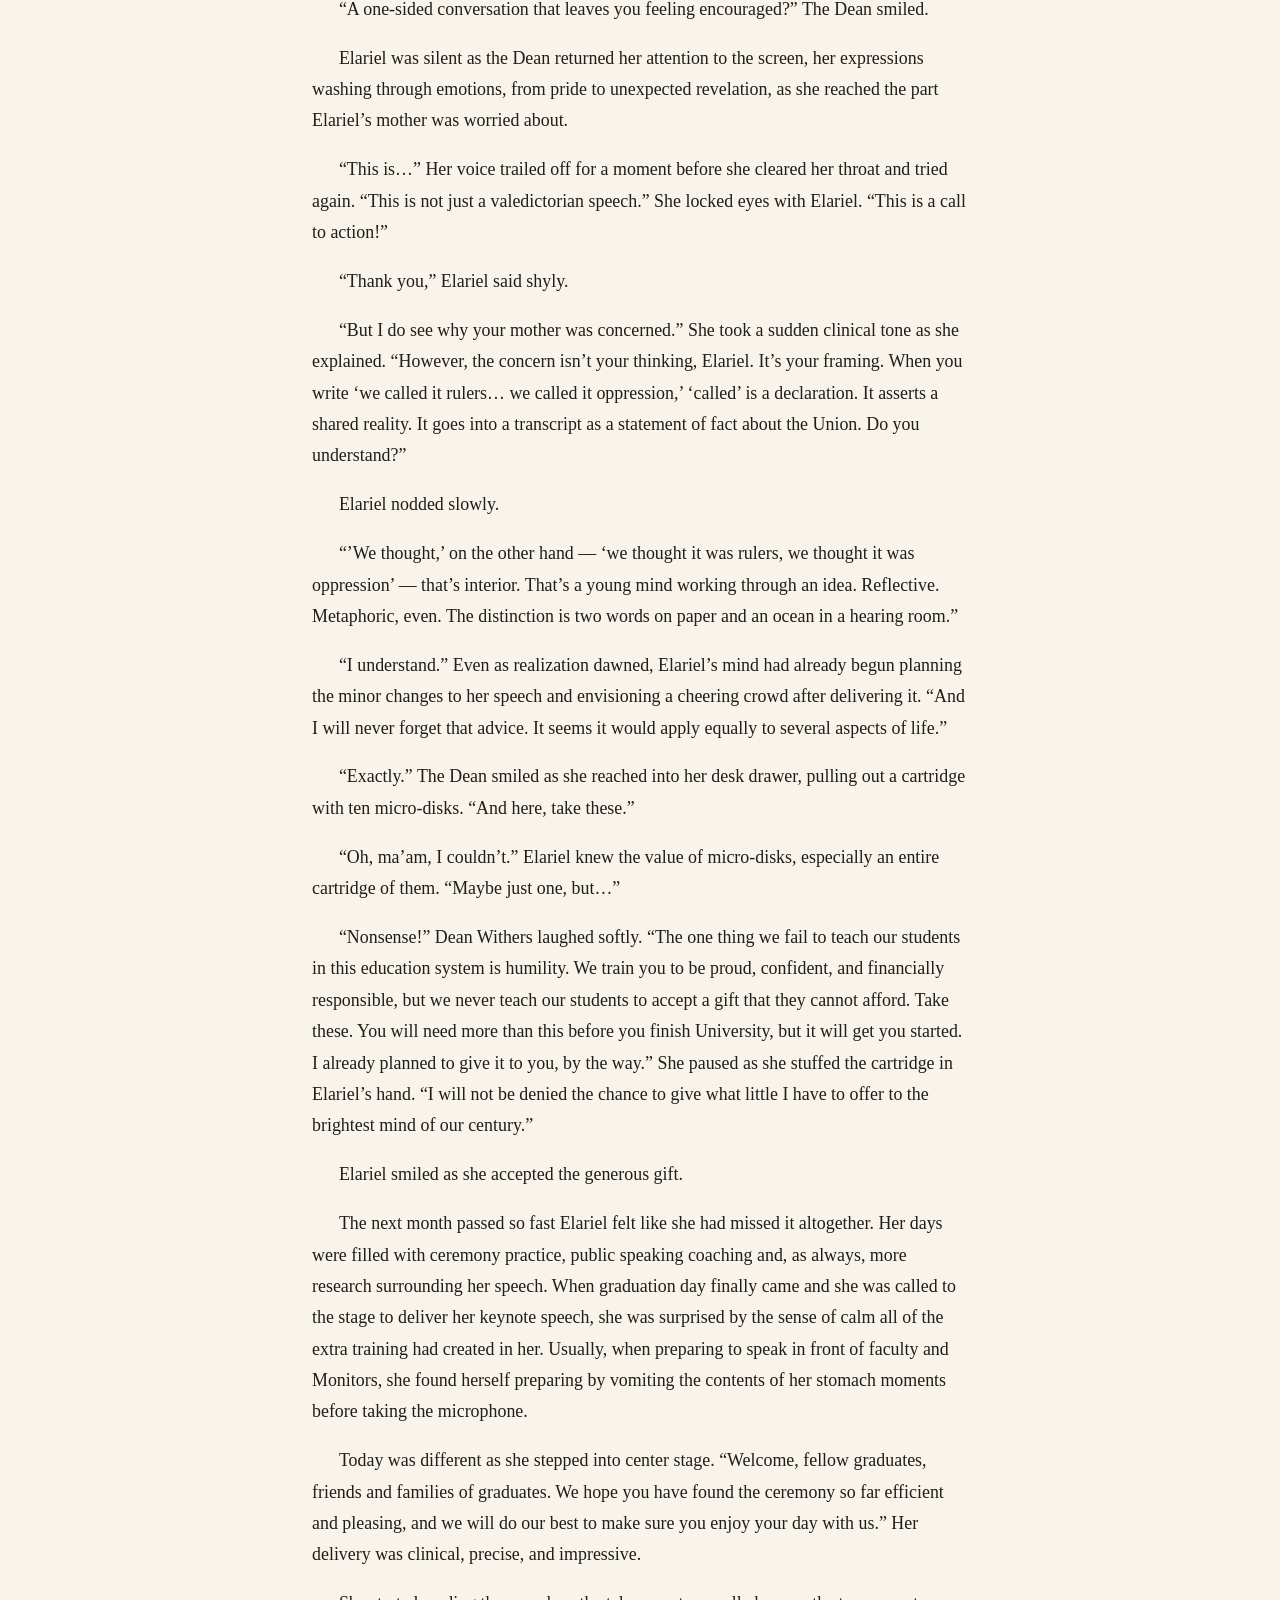
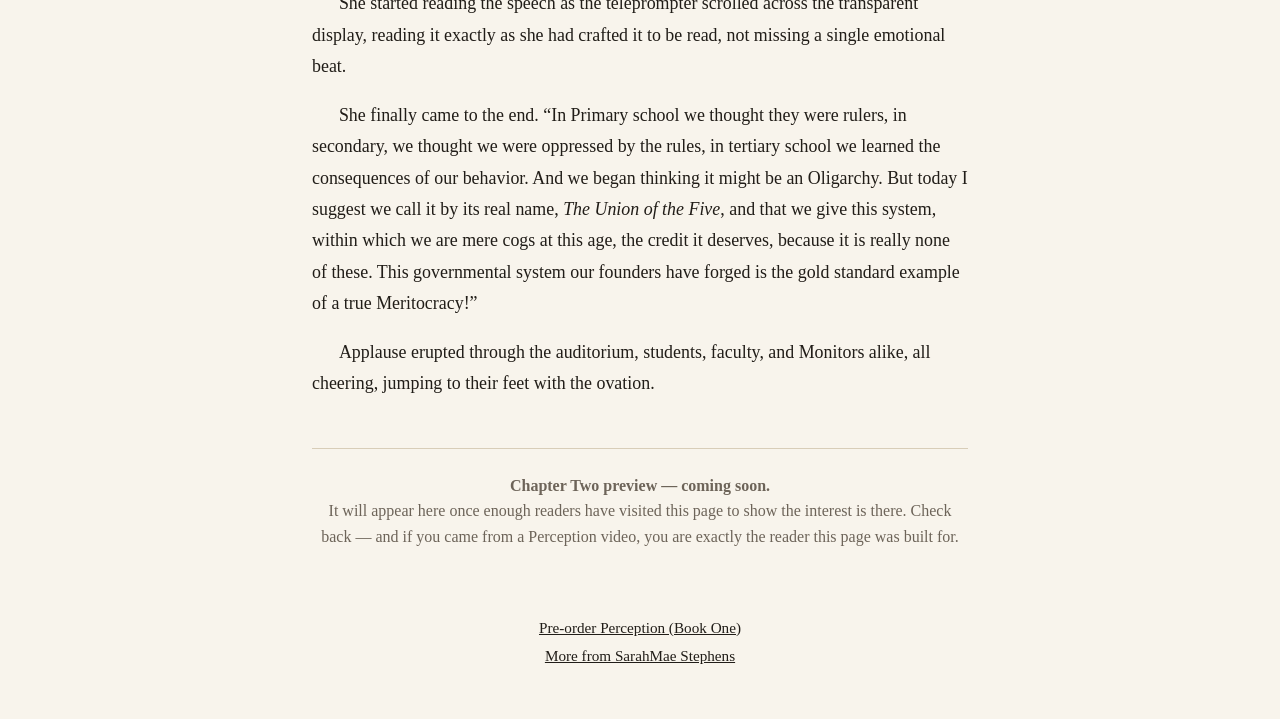
<file: preview.html>
<!DOCTYPE html>
<html lang="en">
<head>
<meta charset="utf-8">
<meta name="viewport" content="width=device-width, initial-scale=1">
<title>Perspective — Chapter One Preview | Project Parallax</title>
<meta name="description" content="A sneak preview of Perspective, Book Two of Project Parallax, by SarahMae Stephens. Chapter One in full.">
<style>
  :root { --paper:#f8f4ec; --ink:#211d18; --muted:#6d6459; --accent:#b08d3e; --line:#d8cdb8; }
  * { box-sizing:border-box; }
  body { margin:0; background:var(--paper); color:var(--ink);
         font-family:Georgia, 'Times New Roman', serif; font-size:1.12rem; line-height:1.75; }
  header { max-width:44rem; margin:0 auto; padding:3.5rem 1.5rem 1rem; text-align:center; }
  .eyebrow { font-size:.8rem; letter-spacing:.28em; text-transform:uppercase; color:var(--muted); }
  h1 { font-size:3rem; font-weight:400; margin:.4rem 0 .2rem; }
  .subtitle { font-size:1.05rem; color:var(--muted); margin:0; }
  .trace { height:2px; max-width:44rem; margin:1.6rem auto 0;
           background:linear-gradient(90deg, transparent, var(--accent), transparent); }
  main { max-width:44rem; margin:0 auto; padding:1rem 1.5rem 4rem; }
  .note { border:1px solid var(--line); border-left:4px solid var(--accent);
          background:#fdfaf3; padding:1rem 1.25rem; font-size:.98rem; line-height:1.6; margin:2rem 0; }
  .note strong { letter-spacing:.04em; }
  h2 { font-size:1.7rem; font-weight:400; text-align:center; margin:2.5rem 0 1.5rem; }
  main p { margin:0 0 1.1rem; text-indent:1.5em; }
  main p:first-of-type { text-indent:0; }
  .coming { border-top:1px solid var(--line); margin-top:3rem; padding-top:1.5rem;
            text-align:center; color:var(--muted); font-size:1rem; line-height:1.6; }
  footer { max-width:44rem; margin:0 auto; padding:0 1.5rem 3rem; text-align:center;
           font-size:.95rem; color:var(--muted); line-height:1.9; }
  footer a { color:var(--ink); }
</style>
<!-- Visitor counter (GoatCounter, privacy-friendly, no cookies, invisible):
     counts page visits per page so the author can gauge reader interest.
     Dashboard activates once the free GoatCounter site is claimed. -->
<script data-goatcounter="https://sarahmae.goatcounter.com/count" async src="//gc.zgo.at/count.js"></script>
</head>
<body>
<header>
  <div class="eyebrow">Project Parallax</div>
  <h1>Perspective</h1>
  <p class="subtitle">Book Two of Project Parallax &mdash; by SarahMae Stephens</p>
  <div class="trace"></div>
</header>
<main>
  <div class="note">
    <strong>Sneak preview.</strong> Chapter One is shared here in full, exactly as it
    stands in the working manuscript. Perspective is still being written: later
    chapters will appear here as excerpts &mdash; highlight scenes, not full
    chapters &mdash; as the book grows. Nothing here is a scene that will not be
    in the finished book.
  </div>
  <h2>Chapter One</h2>
<p>“And when did Mr. Rubix Senior acquire the patents for the Continuum Lattice technology?”</p>
<p>Only one hand raised out of all fifty students.</p>
<p>Elariel Vexley.</p>
<p>“Anyone <em>else</em>?” Mr. Britely asked.</p>
<p>Nobody even flinched.</p>
<p>“<em>Fine</em>,” he growled. “Elariel?”</p>
<p>Elariel squirmed in her seat as her cheeks flushed. She was always the first person to raise her hand, though she could never figure out why everyone else always seemed so lost when the answers literally seemed to jump off the page for her.</p>
<p>“Umm…” she stammered. “The patent was approved on Talver the seventeenth in Y-two-eighty-four.”</p>
<p>“Correct,” he said patiently. “And where did you find that date?”</p>
<p>“In the library, sir.”</p>
<p>“If the rest of you spent half the time researching your assignments…” Mr. Britely’s tone shifted, cold and blunt. “But that is, after all, why <em>she</em> is the only person passing my class.”</p>
<p>Elariel’s cheeks flushed as the entire classroom collectively turned to stare.</p>
<p>“And what else can we learn about Rubix Corporation’s Continuum Lattice from Elariel’s research?” He was looking directly into her eyes as he spoke.</p>
<p>“Well.” She squirmed in her seat, folding her feet under her chair, ankles locked, as her anxiety forced her left eye to shutter. “I don’t think…” She froze.</p>
<p>“It’s OK, child.” He tried to soothe her anxiety with a soft smile. “This is an eighth-grade classroom, it’s a safe place to discuss your thoughts. Go ahead and share what you found.”</p>
<p>Elariel swallowed hard as she prepared to elucidate for the classroom what she had read.</p>
<p>“I don’t think Rubix Corporation invented the Continuum Lattice, sir.” Elariel glanced around as the other children let out a flush of gasps. “I found a patent request from a company I’ve never heard of before.”</p>
<p>Mr. Britely was frozen at the front of the classroom, his lips parting more with every word she spoke.</p>
<p>“The letterhead said TerraPlat. They were a landscaping company. A small one; they had to borrow money from Rubix Corp to pay for the patent filing.” Elariel paused as a thought crossed her face. “I wonder if Rubix is why their patent request was denied.” Her speech picked up speed, and her head started to spin as her thoughts connected the dots at dizzying pace. “If Rubix blocked the patent, before the formation of the Union of the Five, that could explain how they went from one of the smaller corporations with government contracts to the dominance that we know them for today.”</p>
<p>Mr. Britely stood silent for a long minute before speaking. “And where did you <em>find</em> this information, young lady? I know the archives better than anyone, and I have not seen this information before.”</p>
<p>Elariel froze as fear gripped her, her heart rate speeding out of control and a bead of sweat dripping down her cheek. She knew the consequences of breaking the rules, and she was breaking nearly <em>all</em> of them.</p>
<p>“In the library,” she paused, dropping her eyes to the floor as her left eye blinked furiously, “in the basement.”</p>
<p>“The basement is restricted!” he gasped.</p>
<p>“I know, sir…” Fear stole the sentence before she could finish apologizing. People were known to disappear for making disparaging statements about one of the Big Five. “I’m sorry, sir. It’s just that the main library doesn’t possess enough data. I finished memorizing the archives on the main floor last year, so I sneaked downstairs.”</p>
<p>Mr. Britely considered her rationale for a full minute before opening his mouth. “Well, nobody caught you, and I did tell you that you were safe.” His eyes naturally strayed to the observation camera mounted in the back corner of the classroom. “And it’s too late now, so elucidate us on your observations, please.”</p>
<p>“Well,” she glanced around shyly, finally gaining control over her left eye, “I found the original patent request, and then I found a tome that talked about TerraPlat. Their own internal documents and memos show Continuum Lattice being originally created to level the ground, to make room for buildings and sidewalks and stuff. They referred to it as though it were a liquid that would flow and then level itself as it solidified.” She tipped her head as the next thought crashed into her consciousness. “But Rubix made it a solid as soon as it passes through the lens, so they could program it.” She paused again as her fear reclaimed the space her confidence had temporarily occupied. “If I read everything right, they didn’t invent anything but the layered printing process they use. I think they stole the technology itself…” Her eyes dropped to the ground.</p>
<p>“And how do you suppose they did that?” Mr. Britely’s interest was piqued by the new revelations as he forgot about the camera and started trying to pull the information from the child.</p>
<p>“They…” Elariel was struggling to process the thought that she was trying to communicate. “They used some sort of neutron cobalt bomb to kill — <em>everyone</em>.”</p>
<p>Elariel had forgotten herself as she spoke, abandoning her earlier caution for the thrill of discovery. Her speech sped up. “From what I found, they committed a genocide against nearly a million citizens and TerraPlat employees, then they moved in and took everything in secrecy inside The Wall.”</p>
<p>Mr. Britely turned to write on the chalkboard as he spoke, suddenly confident that he could direct the conversation back into the safe zone. “The Wall, TerraPlat’s founding corporate city, was said to be destroyed and rebuilt by Rubix after an accident with their Weaver Head.” He turned to make sure everyone was paying attention, only finding Elariel taking notes. “When the head exploded, it spread Continuum Lattice over everything inside the city, killing everyone and burying them under the Lattice. To my knowledge, the resulting lake of Continuum Lattice covered everything to five feet above the highest plateau, including the site where they first discovered the mineral needed to make the Iris lens, cutting off access to future extraction.”</p>
<p>Mr. Britely turned to the class as he put his chalk down. “Elariel, what does our federal law say about corporate takeovers?”</p>
<p>“The law states that when a conflict arises between corporations, the dispute is first reviewed by the courts. If they decline to take up the case, the conflict is permitted to be expeditiously resolved by the involved corporations by any means necessary.” Elariel recited the law word for word, with one exception.</p>
<p>“And what did you leave out, <em>child</em>?” he said impetuously.</p>
<p>She closed her eyes as the words formed in her mouth. “Up to and including any corporate or civilian casualties necessary.”</p>
<p>“Correct!” he barked as he turned back to the board and started scratching his chalk against it again. “No laws broken, no legal repercussions.” He locked eyes with Elariel as he finished. “<em>No genocide.”</em></p>
<p>“But…” she protested.</p>
<p>“But nothing, child. They followed the laws that govern our great nation.”</p>
<p>“I think they are evil,” Elariel pouted. “I can’t imagine ever working for them!”</p>
<p>That conversation stayed with Elariel throughout the next five years of her schooling, her mind made up.</p>
<p>Rubix equals evil!</p>
<p>As she was drafting her valedictorian speech a few months before graduation, a new thought struck her for the first time. Citizens, herself included, in this society were valued only by the profit they brought to one of the Corporations.</p>
<p>And it was a successful strategy!</p>
<p><em>People pledge themselves to one of the Five</em>, she thought, <em>and in return the Corporation provides luxury housing, abundant food, the best medical care in the country, and ready entertainment, as long as the contract is fulfilled.</em></p>
<p>“It’s kind of beautiful if you look at it like that,” she said, more to herself.</p>
<p>“What’s that, honey?” Elariel’s mother called out from the kitchen.</p>
<p>“Oh, I was just working on my speech for next month, and I’m trying to figure out how to work my central thesis into it without sounding too obvious, and something occurred to me. I used to think the way our government is run was callous and cruel, but the more I’ve studied about it, the more idyllic the system sounds. I mean, the thought of working for one of them, the contract I mean, the benefits. And the starting pay is a whole lot more than anyone makes at one of those <em>privately owned</em> unincorporated places around town, and they’re far better than delivery, and…”</p>
<p>“Um, darling.” Her mom walked into the room. “You’re beginning to ramble again.”</p>
<p>“Huh? Oh, sorry. I was just thinking how nice it would be to be selected for one of the entry positions.”</p>
<p>“I hate to be the realist, but,” her mother wrung her hands as she tried to find the gentlest words to use, “it’s just that there’s only a few of those in our city’s allotment every year, and there are so many applicants.”</p>
<p>“I know, mom,” Elariel looked at her toes as she forced confidence into her voice. “But I am entering University with a four point seven grade average. That should count for something. Maybe I do have a chance, and yes, maybe I don’t. But there’s no harm in dreaming a little, is there?”</p>
<p>“Oh, my dear,” her mother smiled as she pulled her into a hug, “you have always been my little dreamer.”</p>
<p>“Nothin’ but smiles and sunshine from me, momma.”</p>
<p>“Now what about this speech?” Her mother turned her laptop screen to look and frowned. “I wish I could at least afford a better intelligence model for you, my child. With your brain and one of those new WeaverTech intelligence models, you might have had a real chance.”</p>
<p>“You did the best you could, momma.” Elariel pulled her mom’s chin to look into her eyes. “I am about to graduate at the head of my class. I am getting to write my own speech. Almost everyone else has to use a speech written by the censorship board. They aren’t even going to proofread mine! Do you know why?”</p>
<p>Her mom smiled. “Because my little girl is the smartest child this entire country has ever seen, that’s why!”</p>
<p>Elariel paused and rubbed her chin in mock sarcasm. “Hm. True!”</p>
<p>The two laughed as Elariel clicked on the file where her speech was saved. “Here is what I have so far, if you want to read it.”</p>
<p>“Please!” Her mother leaned in closer.</p>
<p>“Welcome, fellow graduates, friends and families of graduates. We hope you have found the ceremony so far efficient and pleasing, and we will do our best to make sure you enjoy your day with us.” Her mother paused. “Very appropriate opening statement, darling.”</p>
<p>She started silently reading the page as she scrolled, reading it to herself as though speaking to an audience while counting time. “Ah! I see what you were talking about, dear, and I think you did a perfect job tying that into the speech. In primary school we called it rulers, in secondary we called it oppression, in tertiary school we learned the consequences of our behavior. And we called it an Oligarchy. But today I suggest we call it by its real name, The Union of the Five. And give this system, within which we are mere cogs, the credit it deserves, because it is really none of these. This governmental system our founders have forged is the gold standard example of a true Meritocracy!”</p>
<p>Silence filled the room for a long moment before Elariel’s mother spoke. “Are you sure this is safe?”</p>
<p>“Of course I am, mom.” Elariel’s expression turned serious. “I have researched literally every single word. They have all been said without penalty. All of the inferences possible to get from these words in any arrangement have been proven safe by people before me.”</p>
<p>Elariel’s mother dropped to a whisper. “I just don’t want anyone hurt. You, me, the families of the kids in your class. You’ve been together since grade school, you know. If anyone finds offense in your speech, they will all be liable.”</p>
<p>“Would it make you feel better if I have Dean Withers proofread it for me?”</p>
<p>Her mother shook her head emphatically as a tear escaped the corner of her eye. “It would kill me if anything were to happen to you, my child.”</p>
<p>The next morning, Elariel was standing outside the school office before even the first administrator arrived, waiting for the Dean of Students.</p>
<p>“Elariel!” Dean Withers exclaimed with a smile. “Good morning, young lady. Have you been standing there waiting for me to show up?”</p>
<p>“Yes, ma’am,” Elariel said confidently. “I’m sorry to bother you first thing in the morning, but I was hoping you would have time at some point today to proofread my valedictorian speech for graduation?”</p>
<p>“Were you not informed that you do not need to have it approved? You are our best student in more than a decade, academically even longer than that. You have my trust.”</p>
<p>Her heels clicked on the tiled floor as she pushed her office door open and led Elariel inside. The room was a stark contrast to the maze of halls that riddled the school, all lacking in color and decor, while proffering a boardroom persona. The desk, imposing. A symbol more of authority than a piece of furniture. Dean Withers motioned for Elariel to take the seat opposite her chair.</p>
<p>“Thank you, ma’am,” Elariel blushed. “It’s really my mom…” Another beat. “I mean, I want to make sure. Umm…”</p>
<p>“You are clearly nervous about something, my dear,” Dean Withers said softly. “What did you want to say that makes it worth all this worry?”</p>
<p>“Well, that’s why I wanted you to read it, ma’am.” Elariel’s confidence returned, like gravity pulling her mind back to the present. “I’ve spent the last six months researching government and economics, social studies, and even Health Services. It’s all…” She paused, searching for the exact word she wanted. “Very elegant. We as children don’t see that until near moments before we start University. But it should be foundational our whole lives.”</p>
<p>“That’s a powerful message.” The Dean studied her thoughtfully for a long moment before continuing. “Let me take a look at it. Do you have it on disk?”</p>
<p>Elariel produced a mini-disk from her book bag, hesitating a moment before handing it to the Dean.</p>
<p>“What’s this?” Dean Withers scowled as she took the disk. “A <em>mini-disk</em>? You are supposed to be using <em>micro</em>-disks at your age.”</p>
<p>“Yes, ma’am.” Elariel was back to stammering, her left eye twitching furiously as she tried to explain her way out of trouble. “It’s just that…”</p>
<p>“You say that a lot, child,” the Dean scolded. “Take a pause and make yourself boardroom ready. You should have learned that in your ninth year!”</p>
<p>“My apologies, ma’am.” Elariel forced herself to regain control of the meeting. “The speech is on a mini instead of a micro because I only decided to ask your help last night, ma’am. I…” She paused. “I am out of micro-disks, but I had a box of these in storage from my eighth year, so I chose to take the chance of suffering your disapproval in order to gain the safety of your proofreading my speech, ma’am.”</p>
<p>“Well-presented arguments.” Dean Withers’ expression turned soft, wondering how Elariel was out of micro-disks as she slid the mini-disk into her laptop. “What do your parents do for work, if I may ask?”</p>
<p>Elariel was completely caught off guard by the sudden shift in the conversation.</p>
<p>“I’m sorry?”</p>
<p>“May I ask where your parents work?” Dean Withers repeated.</p>
<p>“My mother is a Branch Manager at Bank three-two-seven, ma’am.”</p>
<p>Dean Withers’ expression soured for just a beat. “And your father?”</p>
<p>Elariel’s eyes dropped to her toes as a tear welled up in her eye. “We lost him when I was in my ninth year,” she choked back a sob.</p>
<p>“I’m so sorry, my dear.” The Dean reached across her desk and put her hand over Elariel’s. “Let’s take a look at this speech, ok?”</p>
<p>“Thank you, ma’am.”</p>
<p>“May I ask what he did for work?”</p>
<p>“Father worked for Rubix Corporation,” she said proudly. “He was the lead researcher using Continuum Lattice’s natural cooling properties as refrigeration.”</p>
<p>“He was on the team that developed the Lattice Cooler?”</p>
<p>“Yes, ma’am!” Elariel smiled. “Unfortunately during beta testing for the first prototype. They were miniaturizing the thermal multipliers embedded in the cooler walls, but…” She paused at the pain of the memory. “The math was wrong.” She stammered as she wiped a tear. “His engineer did not properly account for the magnification curve created by miniaturizing the thermal multipliers. The moment they activated the Lattice, the multipliers overcharged and exploded.”</p>
<p>“That sounds horrible,” Dean Withers said softly.</p>
<p>“Everyone in the lab was frozen in a single microsecond,” Elariel looked up, a smile replacing the tears as another memory flowed into her mind. “They entombed him in Lattice and placed him in the Hall of Heroes in the Corporate Headquarters Museum, with a plaque describing the breakthrough technology that his research pioneered. Mom and I are allowed free entry, so I go and talk to him quite often.”</p>
<p>“A one-sided conversation that leaves you feeling encouraged?” The Dean smiled.</p>
<p>Elariel was silent as the Dean returned her attention to the screen, her expressions washing through emotions, from pride to unexpected revelation, as she reached the part Elariel’s mother was worried about.</p>
<p>“This is…” Her voice trailed off for a moment before she cleared her throat and tried again. “This is not just a valedictorian speech.” She locked eyes with Elariel. “This is a call to action!”</p>
<p>“Thank you,” Elariel said shyly.</p>
<p>“But I do see why your mother was concerned.” She took a sudden clinical tone as she explained. “However, the concern isn’t your thinking, Elariel. It’s your framing. When you write ‘we called it rulers… we called it oppression,’ ‘called’ is a declaration. It asserts a shared reality. It goes into a transcript as a statement of fact about the Union. Do you understand?”</p>
<p>Elariel nodded slowly.</p>
<p>“’We thought,’ on the other hand — ‘we thought it was rulers, we thought it was oppression’ — that’s interior. That’s a young mind working through an idea. Reflective. Metaphoric, even. The distinction is two words on paper and an ocean in a hearing room.”</p>
<p>“I understand.” Even as realization dawned, Elariel’s mind had already begun planning the minor changes to her speech and envisioning a cheering crowd after delivering it. “And I will never forget that advice. It seems it would apply equally to several aspects of life.”</p>
<p>“Exactly.” The Dean smiled as she reached into her desk drawer, pulling out a cartridge with ten micro-disks. “And here, take these.”</p>
<p>“Oh, ma’am, I couldn’t.” Elariel knew the value of<em> </em>micro-disks, especially an entire cartridge of them. “Maybe just one, but…”</p>
<p>“Nonsense!” Dean Withers laughed softly. “The one thing we fail to teach our students in this education system is humility. We train you to be proud, confident, and financially responsible, but we never teach our students to accept a gift that they cannot afford. Take these. You will need more than this before you finish University, but it will get you started. I already planned to give it to you, by the way.” She paused as she stuffed the cartridge in Elariel’s hand. “I will not be denied the chance to give what little I have to offer to the brightest mind of our century.”</p>
<p>Elariel smiled as she accepted the generous gift.</p>
<p>The next month passed so fast Elariel felt like she had missed it altogether. Her days were filled with ceremony practice, public speaking coaching and, as always, more research surrounding her speech. When graduation day finally came and she was called to the stage to deliver her keynote speech, she was surprised by the sense of calm all of the extra training had created in her. Usually, when preparing to speak in front of faculty and Monitors, she found herself preparing by vomiting the contents of her stomach moments before taking the microphone.</p>
<p>Today was different as she stepped into center stage. “Welcome, fellow graduates, friends and families of graduates. We hope you have found the ceremony so far efficient and pleasing, and we will do our best to make sure you enjoy your day with us.” Her delivery was clinical, precise, and impressive.</p>
<p>She started reading the speech as the teleprompter scrolled across the transparent display, reading it exactly as she had crafted it to be read, not missing a single emotional beat.</p>
<p>She finally came to the end. “In Primary school we thought they were rulers, in secondary, we thought we were oppressed by the rules, in tertiary school we learned the consequences of our behavior. And we began thinking it might be an Oligarchy. But today I suggest we call it by its real name, <em>The Union of the Five</em>, and that we give this system, within which we are mere cogs at this age, the credit it deserves, because it is really none of these. This governmental system our founders have forged is the gold standard example of a true Meritocracy!”</p>
<p>Applause erupted through the auditorium, students, faculty, and Monitors alike, all cheering, jumping to their feet with the ovation.</p>
  <div class="coming">
    <strong>Chapter Two preview &mdash; coming soon.</strong><br>
    It will appear here once enough readers have visited this page to show the
    interest is there. Check back &mdash; and if you came from a Perception video,
    you are exactly the reader this page was built for.
  </div>
</main>
<footer>
  <a href="perception-preorder.html">Pre-order Perception (Book One)</a><br>
  <a href="index.html">More from SarahMae Stephens</a>
</footer>
</body>
</html>
</file>
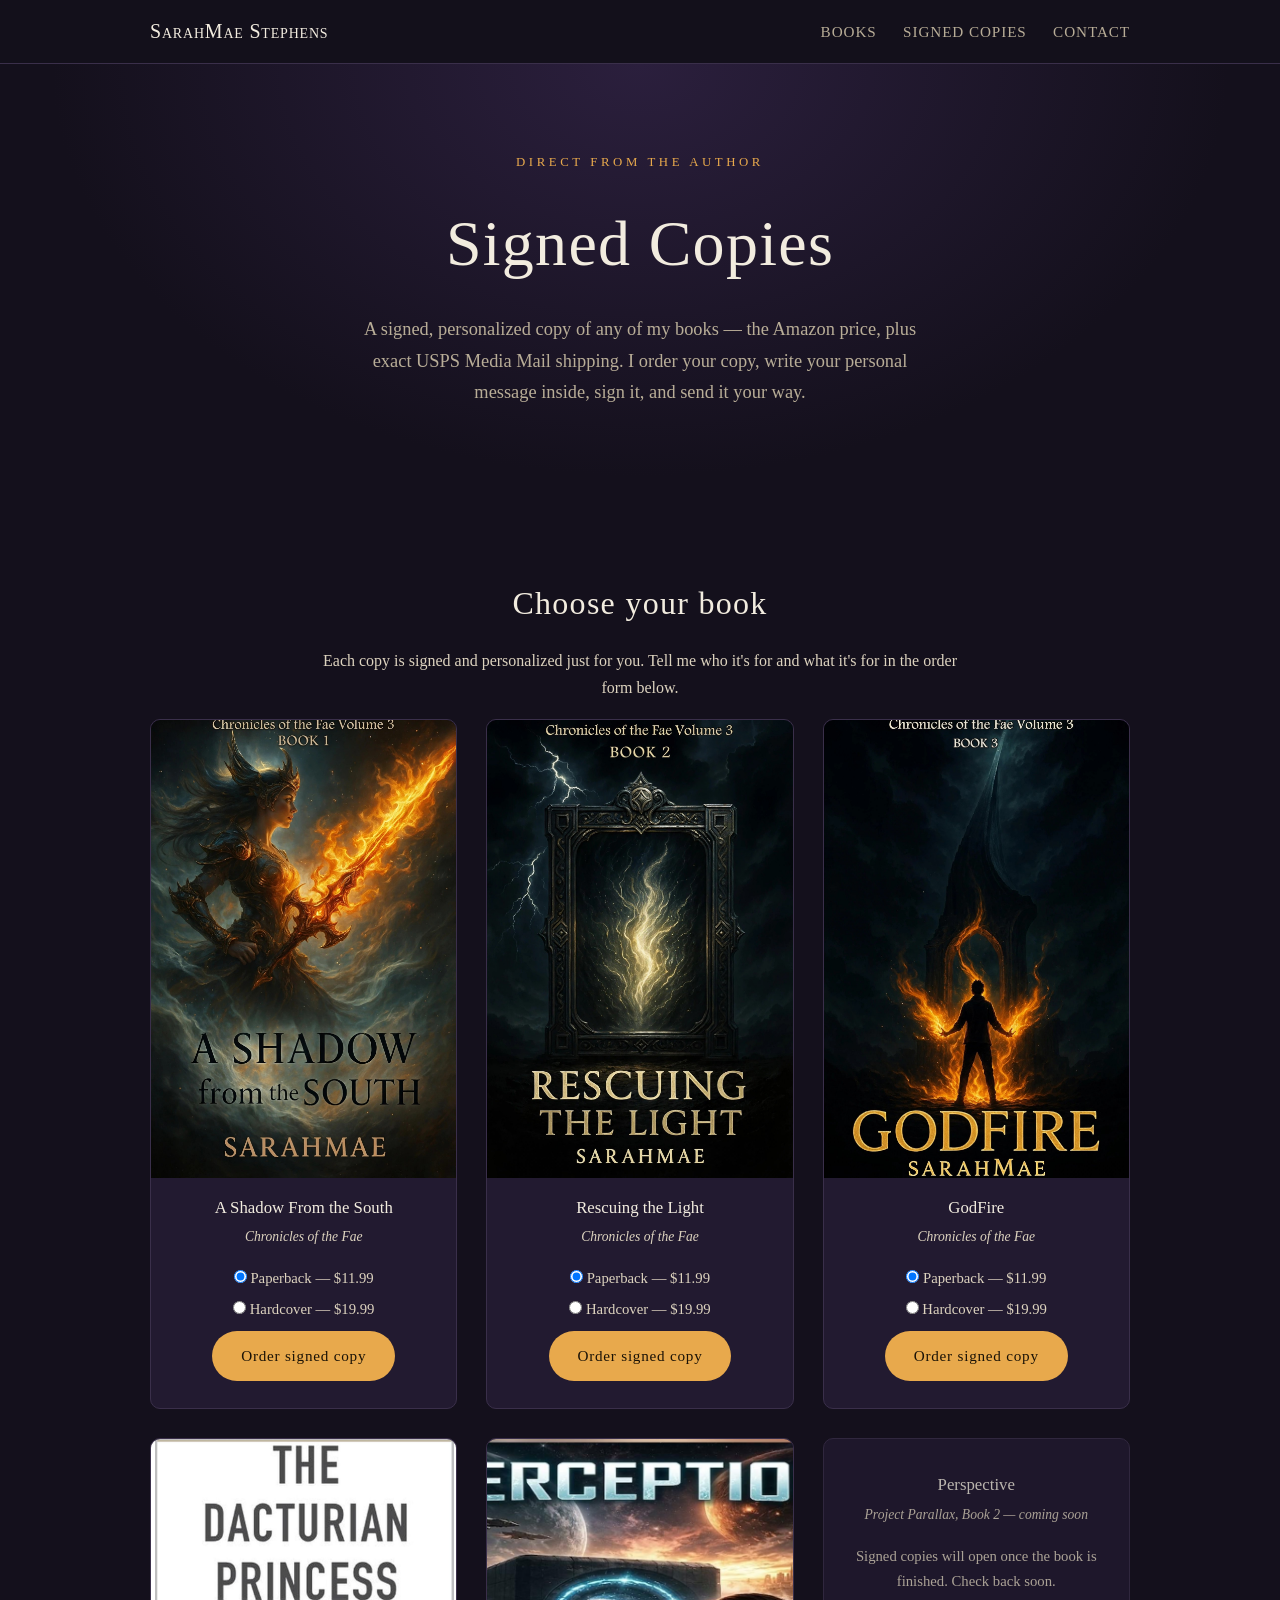
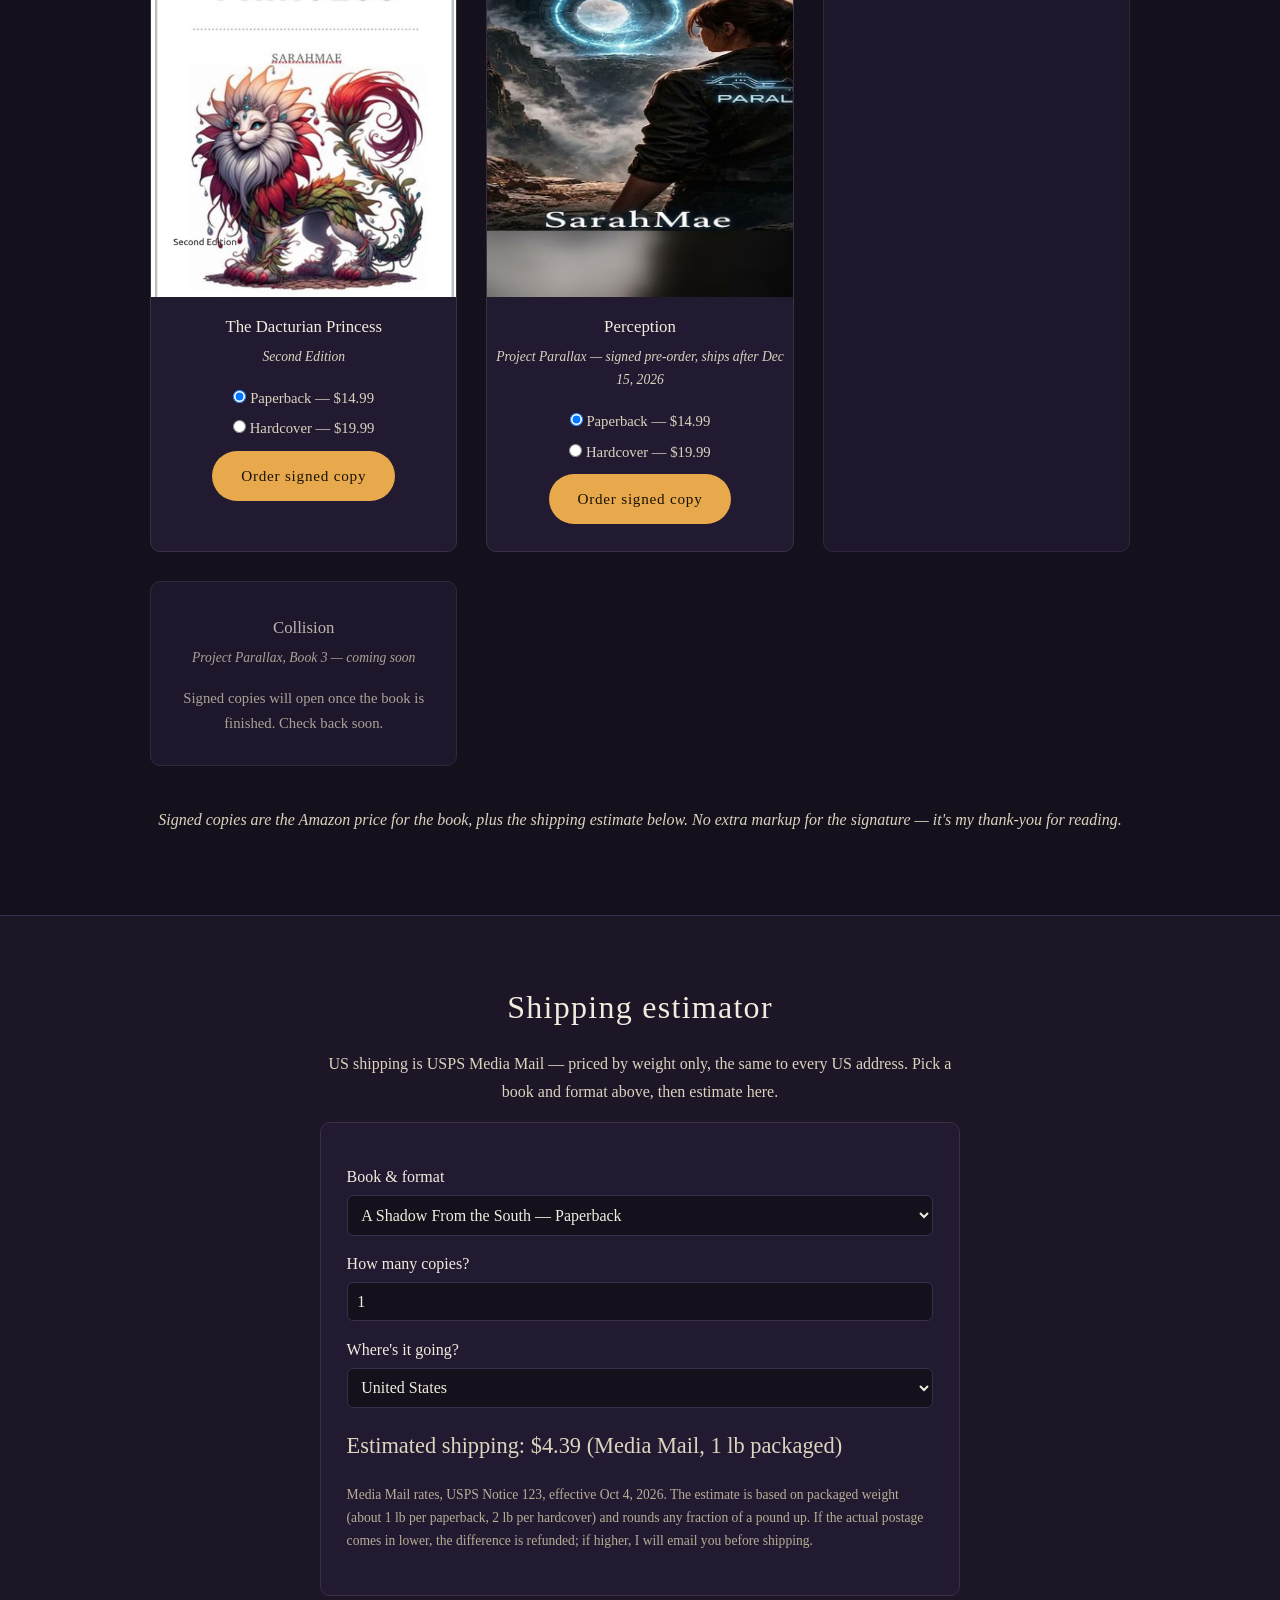
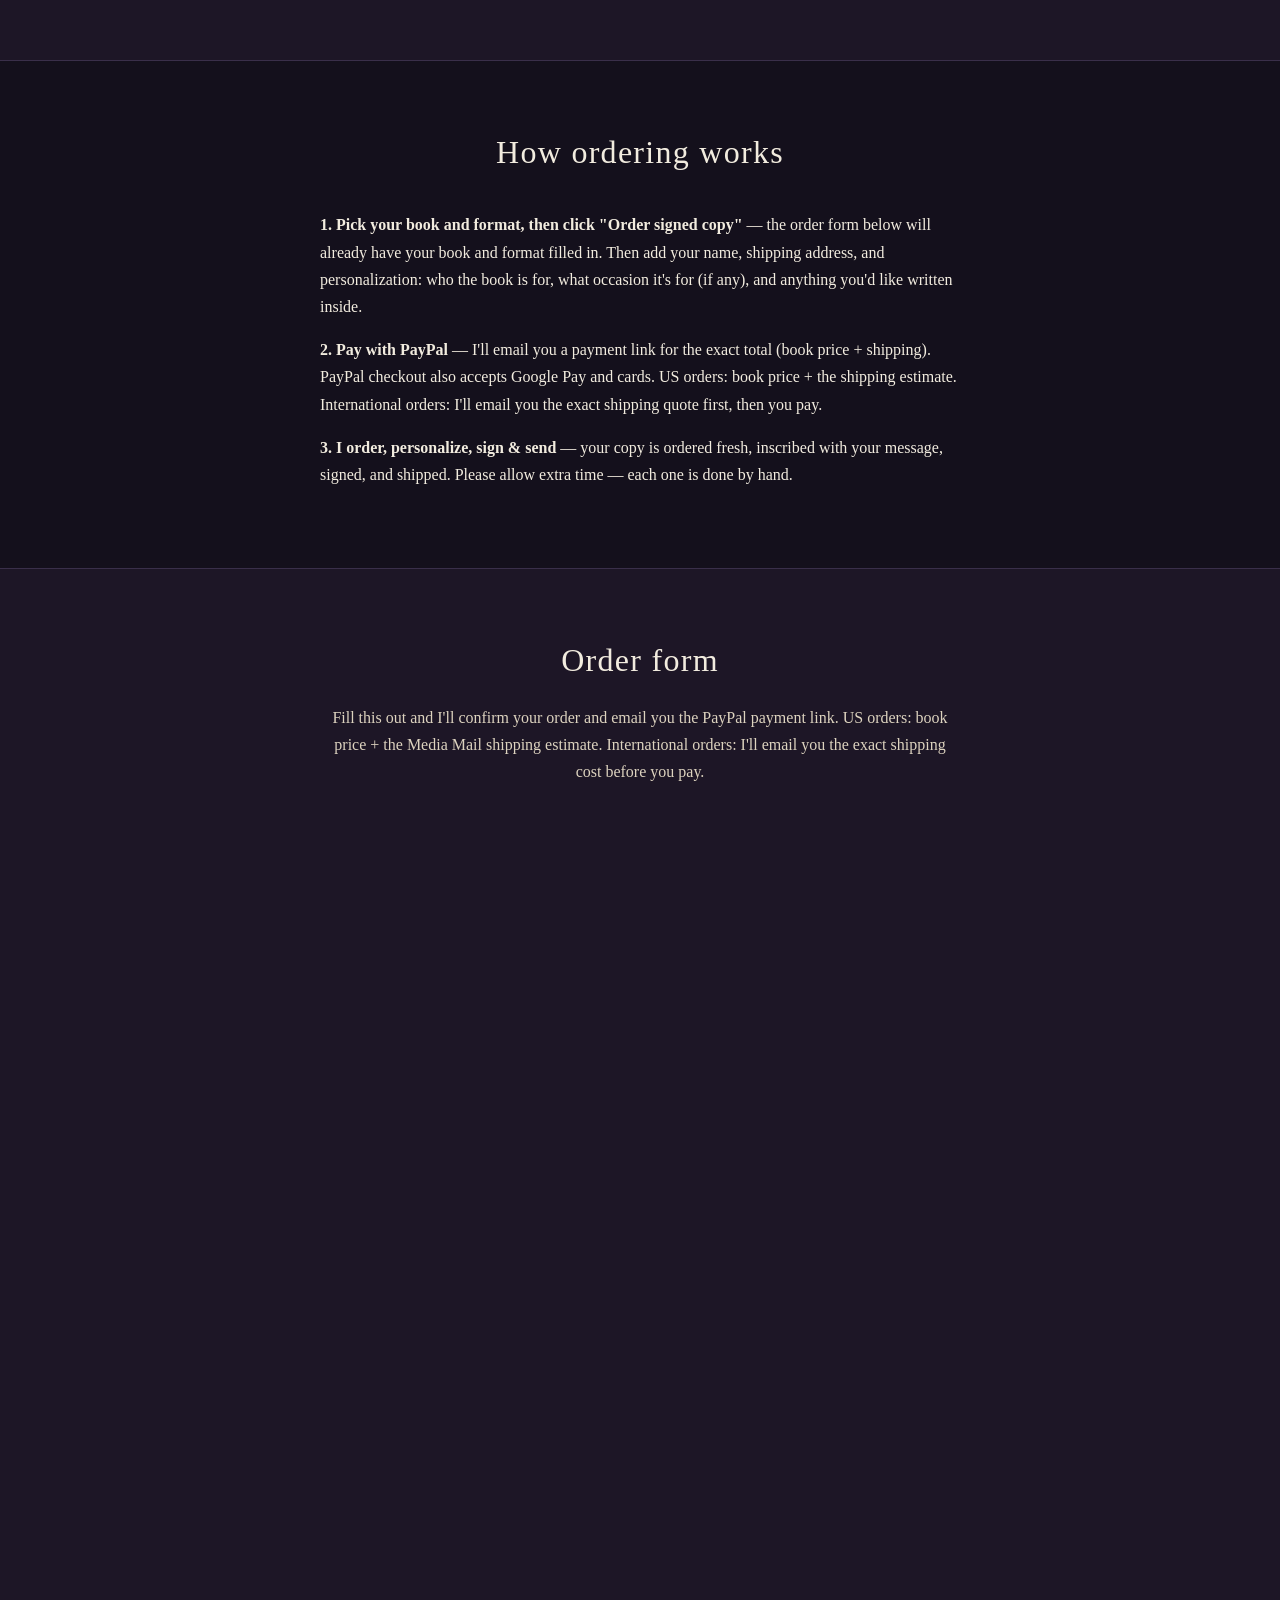
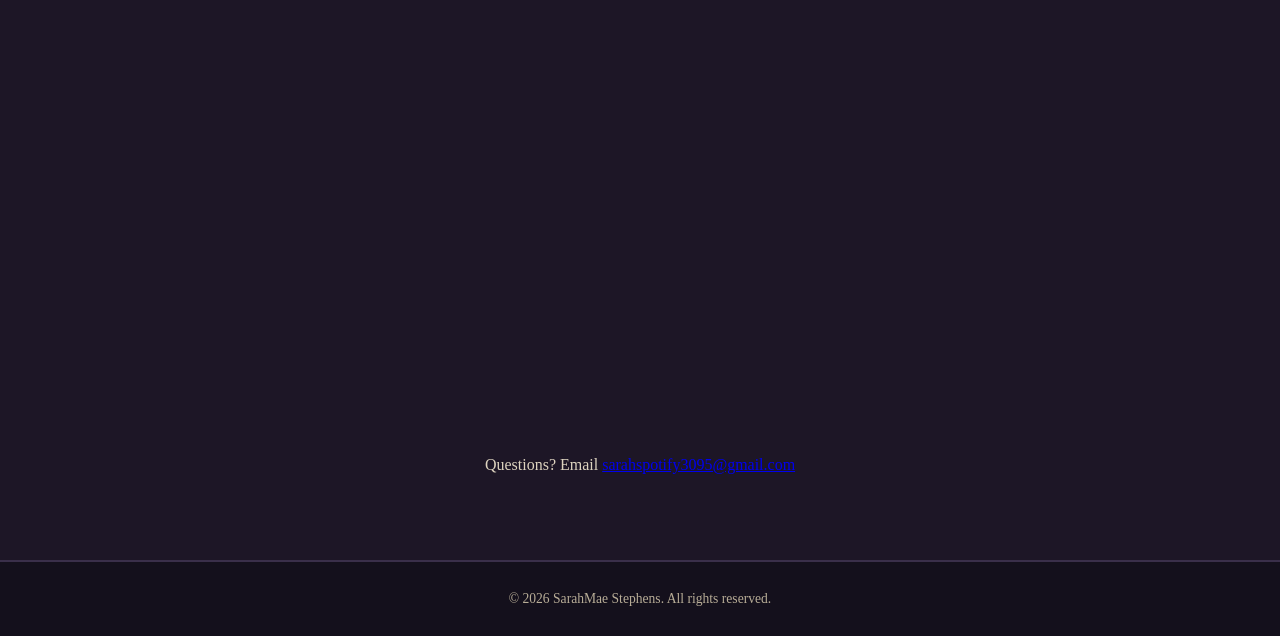
<file: signed-copies.html>
<!DOCTYPE html>
<html lang="en">
<head>
  <meta charset="UTF-8">
  <meta name="viewport" content="width=device-width, initial-scale=1.0">
  <title>Signed Copies — SarahMae Stephens</title>
  <meta name="description" content="Order a signed, personalized copy of a SarahMae Stephens book, direct from the author. Amazon price plus USPS Media Mail shipping.">
  <link rel="stylesheet" href="styles.css">
  <!--
    SIGNED COPIES — PRICES CONFIRMED Nov 23, 2026, from Sarah's KDP screenshots.
    Amazon prices (sale price = signed-copy book price):
      A Shadow From the South — Paperback $11.99, Hardcover $19.99
      Rescuing the Light — Paperback $11.99, Hardcover $19.99
      GodFire — Paperback $11.99, Hardcover $19.99
      The Dacturian Princess (2nd Ed.) — Paperback $14.99, Hardcover $19.99
      Perception — Paperback $14.99, Hardcover $19.99 (pre-order, ships after Dec 15, 2026)
    All five have hardcovers at $19.99 (confirmed from KDP). The order form's
    Format question was fixed Nov 23 (was "Hardcover (Perception only)") — now
    just Paperback / Hardcover for every title.

    PREFILL — Nov 23, 2026: each card's "Order signed copy" button prefills the
    embedded order form with that book + the selected format, then scrolls to it.
    Google Form entry IDs (verified live Nov 23 via the form's prefill flow):
      "Which book?" dropdown = entry.2133138706
      "Format" radio group  = entry.1768164836
    The button sets the iframe src to the prefilled embedded URL and scrolls to
    the form. If prefill ever stops working, the button still scrolls to the form
    (href="#order-form" fallback) and the customer picks book/format there.

    PAYMENT — form-first flow (not on-site PayPal buttons). The customer orders via
    the embedded Google Form; Sarah confirms the order and emails a PayPal payment
    link (or invoice) for the exact total: book price + exact shipping. The customer
    pays with PayPal, Google Pay, or a card. PayPal buttons were considered but a
    fixed-amount button can't capture the variable shipping (weight/qty/destination),
    so the exact-total invoice/link is the accurate method.

    SHIPPING ESTIMATOR — USPS Media Mail, Notice 123, Oct 4, 2026 rates (verified
    Nov 23, 2026): 1 lb $4.39, 2 lb $5.13, 3 lb $5.86, 4 lb $6.60, 5 lb $7.34, then
    +$0.73/$0.74 per lb. Weight only, no zones. Media Mail is US-only; international
    orders are quoted by Sarah before payment (see the estimator note).
    KDP author-copy print cost (for Sarah's margin, not shown to buyers): B&W paperback
    6x9 groundwood $1.00 + $0.0114/page; B&W hardcover $5.65 + $0.012/page.
    Perception is 390 pages, so its author copies run ~$5.45 paperback / ~$10.33 hardcover.
  -->
  <style>
    .signed-grid { display: grid; grid-template-columns: repeat(auto-fill, minmax(230px, 1fr)); gap: 1.8rem; }
    .signed-card { background: var(--card); border: 1px solid var(--line); border-radius: 10px; overflow: hidden; text-align: center; padding-bottom: 1.2rem; }
    .signed-card img { width: 100%; height: auto; display: block; aspect-ratio: 2 / 3; object-fit: cover; }
    .signed-card h4 { font-size: 1.05rem; font-weight: 400; margin: 1rem 0.8rem 0.2rem; }
    .signed-card .fmt { margin: 0.6rem 0.8rem; font-size: 0.92rem; color: #ddd3bf; }
    .signed-card .fmt label { display: block; margin: 0.35rem 0; cursor: pointer; }
    .signed-card .price-line { font-size: 1.15rem; margin: 0.5rem 0; }
    .signed-card .price-line .tbd { color: var(--accent); font-style: italic; font-size: 0.95rem; }
    .signed-card .btn[aria-disabled="true"] { opacity: 0.45; cursor: not-allowed; }
    .coming-soon-card { opacity: 0.75; }
    .estimator { background: var(--card); border: 1px solid var(--line); border-radius: 10px; padding: 1.6rem; max-width: 680px; margin: 0 auto; }
    .estimator label { display: block; margin: 0.9rem 0 0.3rem; }
    .estimator select, .estimator input { width: 100%; padding: 0.6rem; border-radius: 6px; border: 1px solid var(--line); background: var(--bg); color: var(--ink); font-family: inherit; font-size: 1rem; }
    .estimator .total { font-size: 1.4rem; margin-top: 1.2rem; }
    .estimator .fineprint { font-size: 0.85rem; color: var(--muted); margin-top: 0.8rem; }
    .order-fields { text-align: left; max-width: 680px; margin: 0 auto; }
    .order-fields li { margin-bottom: 0.5rem; }
    .form-embed { width: 100%; max-width: 700px; height: 1200px; border: 0; margin-top: 1rem; }
  </style>
</head>
<body>
  <header class="site-header">
    <div class="wrap header-inner">
      <a class="brand" href="index.html">SarahMae Stephens</a>
      <nav>
        <a href="index.html#books">Books</a>
        <a href="#signed">Signed Copies</a>
        <a href="index.html#contact">Contact</a>
      </nav>
    </div>
  </header>

  <main>
    <section class="hero">
      <div class="wrap">
        <p class="kicker">Direct From the Author</p>
        <h1>Signed Copies</h1>
        <p class="lede">A signed, personalized copy of any of my books — the Amazon price, plus exact USPS Media Mail shipping. I order your copy, write your personal message inside, sign it, and send it your way.</p>
      </div>
    </section>

    <section id="signed" class="section">
      <div class="wrap">
        <h2>Choose your book</h2>
        <p class="section-lede">Each copy is signed and personalized just for you. Tell me who it's for and what it's for in the order form below.</p>
        <div class="signed-grid">

          <article class="signed-card" data-book="A Shadow From the South" data-form-book="A Shadow From the South (Chronicles of the Fae)">
            <img src="assets/shadow.jpg" alt="A Shadow From the South book cover" loading="lazy">
            <h4>A Shadow From the South</h4>
            <p class="series-tag">Chronicles of the Fae</p>
            <div class="fmt">
              <label><input type="radio" name="fmt-shadow" value="Paperback" data-price="11.99" data-weight-lb="1" checked> Paperback — <span class="price" data-price-slot>$11.99</span></label>
              <label><input type="radio" name="fmt-shadow" value="Hardcover" data-price="19.99" data-weight-lb="2"> Hardcover — <span class="price" data-price-slot>$19.99</span></label>
            </div>
            <p class="price-line"><a class="btn order-btn" href="#order-form">Order signed copy</a></p>
          </article>

          <article class="signed-card" data-book="Rescuing the Light" data-form-book="Rescuing the Light (Chronicles of the Fae)">
            <img src="assets/rescuing.jpg" alt="Rescuing the Light book cover" loading="lazy">
            <h4>Rescuing the Light</h4>
            <p class="series-tag">Chronicles of the Fae</p>
            <div class="fmt">
              <label><input type="radio" name="fmt-rescuing" value="Paperback" data-price="11.99" data-weight-lb="1" checked> Paperback — <span class="price" data-price-slot>$11.99</span></label>
              <label><input type="radio" name="fmt-rescuing" value="Hardcover" data-price="19.99" data-weight-lb="2"> Hardcover — <span class="price" data-price-slot>$19.99</span></label>
            </div>
            <p class="price-line"><a class="btn order-btn" href="#order-form">Order signed copy</a></p>
          </article>

          <article class="signed-card" data-book="GodFire" data-form-book="GodFire (Chronicles of the Fae)">
            <img src="assets/godfire.jpg" alt="GodFire book cover" loading="lazy">
            <h4>GodFire</h4>
            <p class="series-tag">Chronicles of the Fae</p>
            <div class="fmt">
              <label><input type="radio" name="fmt-godfire" value="Paperback" data-price="11.99" data-weight-lb="1" checked> Paperback — <span class="price" data-price-slot>$11.99</span></label>
              <label><input type="radio" name="fmt-godfire" value="Hardcover" data-price="19.99" data-weight-lb="2"> Hardcover — <span class="price" data-price-slot>$19.99</span></label>
            </div>
            <p class="price-line"><a class="btn order-btn" href="#order-form">Order signed copy</a></p>
          </article>

          <article class="signed-card" data-book="The Dacturian Princess" data-form-book="The Dacturian Princess (Second Edition)">
            <img src="assets/dacturian.png" alt="The Dacturian Princess book cover" loading="lazy">
            <h4>The Dacturian Princess</h4>
            <p class="series-tag">Second Edition</p>
            <div class="fmt">
              <label><input type="radio" name="fmt-dacturian" value="Paperback" data-price="14.99" data-weight-lb="1" checked> Paperback — <span class="price" data-price-slot>$14.99</span></label>
              <label><input type="radio" name="fmt-dacturian" value="Hardcover" data-price="19.99" data-weight-lb="2"> Hardcover — <span class="price" data-price-slot>$19.99</span></label>
            </div>
            <p class="price-line"><a class="btn order-btn" href="#order-form">Order signed copy</a></p>
          </article>

          <article class="signed-card" data-book="Perception" data-form-book="Perception (Project Parallax, Book 1) — signed pre-order, ships after Dec 15, 2026">
            <img src="assets/perception.jpg" alt="Perception book cover" loading="lazy">
            <h4>Perception</h4>
            <p class="series-tag">Project Parallax — signed pre-order, ships after Dec 15, 2026</p>
            <div class="fmt">
              <label><input type="radio" name="fmt-perception" value="Paperback" data-price="14.99" data-weight-lb="1" checked> Paperback — <span class="price" data-price-slot>$14.99</span></label>
              <label><input type="radio" name="fmt-perception" value="Hardcover" data-price="19.99" data-weight-lb="2"> Hardcover — <span class="price" data-price-slot>$19.99</span></label>
            </div>
            <p class="price-line"><a class="btn order-btn" href="#order-form">Order signed copy</a></p>
          </article>

          <article class="signed-card coming-soon-card" data-book="Perspective">
            <h4 style="margin-top: 2rem;">Perspective</h4>
            <p class="series-tag">Project Parallax, Book 2 — coming soon</p>
            <p class="fmt">Signed copies will open once the book is finished. Check back soon.</p>
          </article>

          <article class="signed-card coming-soon-card" data-book="Collision">
            <h4 style="margin-top: 2rem;">Collision</h4>
            <p class="series-tag">Project Parallax, Book 3 — coming soon</p>
            <p class="fmt">Signed copies will open once the book is finished. Check back soon.</p>
          </article>

        </div>
        <p class="store-note">Signed copies are the Amazon price for the book, plus the shipping estimate below. No extra markup for the signature — it's my thank-you for reading.</p>
      </div>
    </section>

    <section class="section section-alt">
      <div class="wrap narrow">
        <h2>Shipping estimator</h2>
        <p class="section-lede">US shipping is USPS Media Mail — priced by weight only, the same to every US address. Pick a book and format above, then estimate here.</p>
        <div class="estimator">
          <label for="est-book">Book &amp; format</label>
          <select id="est-book">
            <option value="1" data-book="A Shadow From the South">A Shadow From the South — Paperback</option>
            <option value="2" data-book="A Shadow From the South">A Shadow From the South — Hardcover</option>
            <option value="1" data-book="Rescuing the Light">Rescuing the Light — Paperback</option>
            <option value="2" data-book="Rescuing the Light">Rescuing the Light — Hardcover</option>
            <option value="1" data-book="GodFire">GodFire — Paperback</option>
            <option value="2" data-book="GodFire">GodFire — Hardcover</option>
            <option value="1" data-book="The Dacturian Princess">The Dacturian Princess — Paperback</option>
            <option value="2" data-book="The Dacturian Princess">The Dacturian Princess — Hardcover</option>
            <option value="1" data-book="Perception">Perception — Paperback</option>
            <option value="2" data-book="Perception">Perception — Hardcover</option>
          </select>
          <label for="est-qty">How many copies?</label>
          <input id="est-qty" type="number" min="1" max="10" value="1">
          <label for="est-dest">Where's it going?</label>
          <select id="est-dest">
            <option value="us">United States</option>
            <option value="intl">Outside the United States</option>
          </select>
          <p class="total" id="est-result">Estimated shipping: —</p>
          <p class="fineprint" id="est-note">Media Mail rates, USPS Notice 123, effective Oct 4, 2026. The estimate is based on packaged weight (about 1 lb per paperback, 2 lb per hardcover) and rounds any fraction of a pound up. If the actual postage comes in lower, the difference is refunded; if higher, I'll email you before shipping.</p>
        </div>
      </div>
    </section>

    <section class="section">
      <div class="wrap narrow">
        <h2>How ordering works</h2>
        <ol class="steps" style="counter-reset: step; list-style: none; padding: 0;">
          <li style="margin: 1rem 0;"><strong>1. Pick your book and format, then click "Order signed copy"</strong> — the order form below will already have your book and format filled in. Then add your name, shipping address, and personalization: who the book is for, what occasion it's for (if any), and anything you'd like written inside.</li>
          <li style="margin: 1rem 0;"><strong>2. Pay with PayPal</strong> — I'll email you a payment link for the exact total (book price + shipping). PayPal checkout also accepts Google Pay and cards. US orders: book price + the shipping estimate. International orders: I'll email you the exact shipping quote first, then you pay.</li>
          <li style="margin: 1rem 0;"><strong>3. I order, personalize, sign &amp; send</strong> — your copy is ordered fresh, inscribed with your message, signed, and shipped. Please allow extra time — each one is done by hand.</li>
        </ol>
      </div>
    </section>

    <section class="section section-alt" id="order-form">
      <div class="wrap narrow">
        <h2>Order form</h2>
        <p class="section-lede">Fill this out and I'll confirm your order and email you the PayPal payment link. US orders: book price + the Media Mail shipping estimate. International orders: I'll email you the exact shipping cost before you pay.</p>
        <!-- SIGNED-COPIES ORDER FORM (Google Form, created Nov 23, 2026; formId 1Jj8NfoO2msnN07HFCaf0nJAkZjqdVvXalweET9cfs1w). Responses go to the form owner. -->
        <iframe class="form-embed" id="order-form-iframe" src="https://docs.google.com/forms/d/e/1FAIpQLSdVwAuXqk0A9uHa8GnAVnJyk9ulyJcs284RIxXLBe0xfBRRUg/viewform?embedded=true" title="Signed copy order form">Loading…</iframe>
        <p class="note" style="text-align:center; margin-top:1.5rem;">Questions? Email <a href="mailto:sarahspotify3095@gmail.com">sarahspotify3095@gmail.com</a></p>
      </div>
    </section>
  </main>

  <footer class="site-footer">
    <div class="wrap">
      <p>&copy; 2026 SarahMae Stephens. All rights reserved.</p>
    </div>
  </footer>

  <script>
    // USPS Media Mail single-piece rates, Notice 123, effective Oct 4, 2026.
    // Price by billable weight (fractions round up), no zones.
    var MEDIA_MAIL = {1: 4.39, 2: 5.13, 3: 5.86, 4: 6.60, 5: 7.34, 6: 8.08, 7: 8.81, 8: 9.55, 9: 10.29, 10: 11.02};
    function mediaMailRate(billableLb) {
      if (MEDIA_MAIL[billableLb]) return MEDIA_MAIL[billableLb];
      // Beyond 10 lb: +$0.74 per lb (alternating $0.73/$0.74 in the published table; $0.74 is the safe side).
      return 11.02 + (billableLb - 10) * 0.74;
    }
    function updateEstimate() {
      var book = document.getElementById('est-book');
      var perCopyLb = parseInt(book.options[book.selectedIndex].value, 10);
      var qty = Math.max(1, parseInt(document.getElementById('est-qty').value, 10) || 1);
      var dest = document.getElementById('est-dest').value;
      var result = document.getElementById('est-result');
      var note = document.getElementById('est-note');
      if (dest === 'intl') {
        result.textContent = 'International shipping: quoted after you order';
        note.textContent = 'Media Mail is US-only, so international postage depends on your country. Fill out the order form and I will email you the exact shipping cost before you pay — nothing is charged until you approve it.';
        return;
      }
      var billable = Math.ceil(perCopyLb * qty);
      var rate = mediaMailRate(billable);
      result.textContent = 'Estimated shipping: $' + rate.toFixed(2) + ' (Media Mail, ' + billable + ' lb packaged)';
      note.textContent = 'Media Mail rates, USPS Notice 123, effective Oct 4, 2026. The estimate is based on packaged weight (about 1 lb per paperback, 2 lb per hardcover) and rounds any fraction of a pound up. If the actual postage comes in lower, the difference is refunded; if higher, I will email you before shipping.';
    }
    // Format radios update the price shown in their own label.
    document.querySelectorAll('.signed-card input[type=radio]').forEach(function (radio) {
      radio.addEventListener('change', function () {
        var price = radio.getAttribute('data-price') || '';
        var slot = radio.closest('label').querySelector('[data-price-slot]');
        if (slot) slot.textContent = price ? '$' + price : 'price to be confirmed';
      });
    });
    // "Order signed copy" prefills the embedded form with the card's book +
    // the selected format, then scrolls to the form. Google Form entry IDs
    // (verified Nov 23, 2026): book = entry.2133138706, format = entry.1768164836.
    var FORM_BASE = 'https://docs.google.com/forms/d/e/1FAIpQLSdVwAuXqk0A9uHa8GnAVnJyk9ulyJcs284RIxXLBe0xfBRRUg/viewform?embedded=true';
    document.querySelectorAll('.order-btn').forEach(function (btn) {
      btn.addEventListener('click', function (e) {
        e.preventDefault();
        var card = btn.closest('.signed-card');
        if (!card) return;
        var book = card.getAttribute('data-form-book') || '';
        var checked = card.querySelector('input[type=radio]:checked');
        var format = checked ? checked.value : 'Paperback';
        var url = FORM_BASE
          + '&entry.2133138706=' + encodeURIComponent(book)
          + '&entry.1768164836=' + encodeURIComponent(format);
        var iframe = document.getElementById('order-form-iframe');
        if (iframe) iframe.src = url;
        var formSection = document.getElementById('order-form');
        if (formSection) formSection.scrollIntoView({ behavior: 'smooth' });
      });
    });
    document.getElementById('est-book').addEventListener('change', updateEstimate);
    document.getElementById('est-qty').addEventListener('input', updateEstimate);
    document.getElementById('est-dest').addEventListener('change', updateEstimate);
    updateEstimate();
  </script>
</body>
</html>
</file>
<file: styles.css>
:root {
  --bg: #14101c;
  --bg-alt: #1d1626;
  --ink: #f2ecdf;
  --muted: #b8ad97;
  --accent: #e8a94c;
  --accent-deep: #b97a2a;
  --card: #221a30;
  --line: #3a2f4a;
}

* { box-sizing: border-box; margin: 0; padding: 0; }

body {
  font-family: Georgia, "Times New Roman", serif;
  background: var(--bg);
  color: var(--ink);
  line-height: 1.7;
}

.wrap { max-width: 1020px; margin: 0 auto; padding: 0 1.25rem; }
.wrap.narrow { max-width: 680px; }

/* Header */
.site-header {
  position: sticky; top: 0; z-index: 10;
  background: rgba(20, 16, 28, 0.94);
  border-bottom: 1px solid var(--line);
}
.header-inner {
  display: flex; align-items: center; justify-content: space-between;
  padding-top: 0.9rem; padding-bottom: 0.9rem;
}
.brand {
  font-size: 1.25rem; letter-spacing: 0.04em;
  color: var(--ink); text-decoration: none; font-variant: small-caps;
}
nav a {
  color: var(--muted); text-decoration: none; margin-left: 1.4rem;
  font-size: 0.95rem; letter-spacing: 0.06em; text-transform: uppercase;
}
nav a:hover { color: var(--accent); }

/* Hero */
.hero {
  padding: 5.5rem 0 4.5rem;
  background: radial-gradient(ellipse at 50% 0%, #2b1f3d 0%, var(--bg) 65%);
  text-align: center;
}
.kicker {
  color: var(--accent); text-transform: uppercase; letter-spacing: 0.28em;
  font-size: 0.8rem; margin-bottom: 1rem;
}
.hero h1 {
  font-size: clamp(2.4rem, 6vw, 4rem);
  font-weight: 400; letter-spacing: 0.02em; margin-bottom: 1rem;
}
.lede { color: var(--muted); font-size: 1.15rem; max-width: 560px; margin: 0 auto 2rem; }
.cta-row { display: flex; gap: 0.9rem; justify-content: center; flex-wrap: wrap; }
.btn {
  display: inline-block; padding: 0.75rem 1.8rem;
  background: var(--accent); color: #1a1206; text-decoration: none;
  border-radius: 999px; font-size: 0.95rem; letter-spacing: 0.05em;
  font-family: inherit;
}
.btn:hover { background: #f4bc66; }
.btn-ghost { background: transparent; color: var(--ink); border: 1px solid var(--line); }
.btn-ghost:hover { border-color: var(--accent); color: var(--accent); background: transparent; }

/* Sections */
.section { padding: 4rem 0; }
.section-alt { background: var(--bg-alt); border-top: 1px solid var(--line); border-bottom: 1px solid var(--line); }
.section h2 {
  font-size: 2rem; font-weight: 400; margin-bottom: 2rem;
  text-align: center; letter-spacing: 0.04em;
}
.series-title {
  color: var(--accent); font-weight: 400; font-size: 1.3rem;
  margin: 2.5rem 0 1.4rem; letter-spacing: 0.06em;
}
.series-title:first-of-type { margin-top: 0; }

/* Books */
.book-grid {
  display: grid; grid-template-columns: repeat(auto-fill, minmax(210px, 1fr));
  gap: 1.8rem; margin-bottom: 1rem;
}
.book-card {
  background: var(--card); border: 1px solid var(--line);
  border-radius: 10px; overflow: hidden; text-align: center;
  padding-bottom: 1.2rem;
}
.book-card img { width: 100%; height: auto; display: block; aspect-ratio: 2 / 3; object-fit: cover; }
.book-card h4 { font-size: 1.05rem; font-weight: 400; margin: 1rem 0.8rem 0.2rem; }
.series-tag { color: var(--muted); font-size: 0.85rem; font-style: italic; }
.store-note { color: var(--muted); text-align: center; margin-top: 2.5rem; font-style: italic; }

/* About / contact */
.section p { margin-bottom: 1.1rem; color: #ddd3bf; }
.email { font-size: 1.25rem; text-align: center; margin: 1.6rem 0; }
.email a { color: var(--accent); text-decoration: none; border-bottom: 1px solid var(--accent-deep); }
.email a:hover { color: #f4bc66; }
.socials { display: flex; flex-wrap: wrap; gap: 0.7rem; justify-content: center; margin-top: 1.8rem; }
.socials a {
  color: var(--ink); text-decoration: none; font-size: 0.9rem;
  border: 1px solid var(--line); border-radius: 999px; padding: 0.45rem 1.1rem;
}
.socials a:hover { border-color: var(--accent); color: var(--accent); }

/* Footer */
.site-footer { border-top: 1px solid var(--line); padding: 1.6rem 0; text-align: center; }
.site-footer p { color: var(--muted); font-size: 0.85rem; }

/* Audiobooks */
.section-lede { text-align: center; color: var(--muted); max-width: 640px; margin: -1rem auto 2.2rem; }
.audio-list { display: grid; gap: 1.2rem; max-width: 720px; margin: 0 auto; }
.audio-item {
  background: var(--card); border: 1px solid var(--line);
  border-radius: 10px; padding: 1.4rem 1.6rem;
}
.audio-item h4 { font-size: 1.2rem; font-weight: 400; margin-bottom: 0.2rem; }
.audio-item .series-tag { margin-bottom: 1rem; }
.audio-links { display: flex; gap: 0.8rem; flex-wrap: wrap; }
.link-btn {
  display: inline-block; padding: 0.55rem 1.35rem;
  border: 1px solid var(--accent); color: var(--accent); text-decoration: none;
  border-radius: 999px; font-size: 0.9rem; letter-spacing: 0.03em;
}
.link-btn:hover { background: var(--accent); color: #1a1206; }
.link-btn.solid { background: var(--accent); color: #1a1206; }
.link-btn.solid:hover { background: #f4bc66; }
.promo-note { color: var(--muted); font-size: 0.85rem; font-style: italic; margin-top: 0.9rem; }

/* Coming soon blurbs */
.book-card .blurb summary { cursor: pointer; list-style: none; }
.book-card .blurb summary::-webkit-details-marker { display: none; }
.tap-hint {
  display: inline-block; color: var(--accent);
  font-size: 0.8rem; font-style: italic; margin: 0.4rem 0 0.6rem;
}
.blurb[open] .tap-hint { display: none; }
.blurb-body { text-align: left; padding: 0.4rem 1.2rem 0.6rem; }
.blurb-body p { font-size: 0.92rem; color: #ddd3bf; margin-bottom: 0.9rem; }

@media (max-width: 600px) {
  nav a { margin-left: 0.9rem; font-size: 0.82rem; }
  .hero { padding: 3.5rem 0 3rem; }
}
</file>
